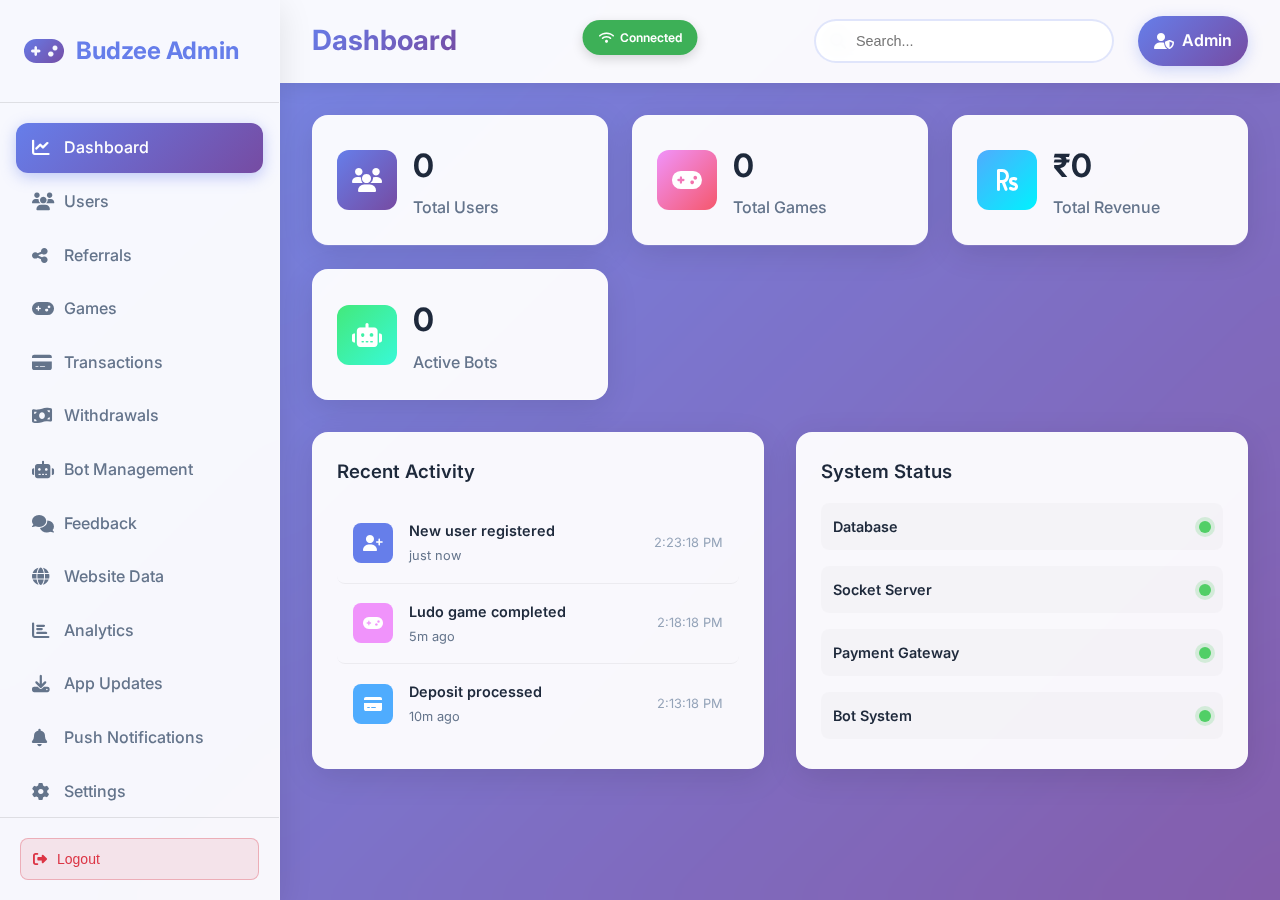
<file: index.html>
<!DOCTYPE html>
<html lang="en">
<head>
    <meta charset="UTF-8">
    <meta name="viewport" content="width=device-width, initial-scale=1.0">
    <title>Budzee Admin Panel</title>
    <link href="https://cdnjs.cloudflare.com/ajax/libs/font-awesome/6.4.0/css/all.min.css" rel="stylesheet">
    <link href="https://fonts.googleapis.com/css2?family=Inter:wght@300;400;500;600;700&display=swap" rel="stylesheet">
    <link rel="stylesheet" href="styles.css">
    <link rel="stylesheet" href="admin-panel-fixes.css">
    <link rel="stylesheet" href="mobile-responsive.css">
</head>
<body>
    <div class="admin-container">
        <!-- Sidebar -->
        <nav class="sidebar">
            <div class="sidebar-header">
                <div class="logo">
                    <i class="fas fa-gamepad"></i>
                    <span>Budzee Admin</span>
                </div>
            </div>
            
            <ul class="sidebar-menu">
                <li class="menu-item active" data-section="dashboard">
                    <i class="fas fa-chart-line"></i>
                    <span>Dashboard</span>
                </li>
                <li class="menu-item" data-section="users">
                    <i class="fas fa-users"></i>
                    <span>Users</span>
                </li>
                <li class="menu-item" data-section="referrals">
                    <i class="fas fa-share-alt"></i>
                    <span>Referrals</span>
                </li>
                <li class="menu-item" data-section="games">
                    <i class="fas fa-gamepad"></i>
                    <span>Games</span>
                </li>
                <li class="menu-item" data-section="transactions">
                    <i class="fas fa-credit-card"></i>
                    <span>Transactions</span>
                </li>
                <li class="menu-item" data-section="withdrawals">
                    <i class="fas fa-money-bill-wave"></i>
                    <span>Withdrawals</span>
                </li>
                <li class="menu-item" data-section="bots">
                    <i class="fas fa-robot"></i>
                    <span>Bot Management</span>
                </li>
                <li class="menu-item" data-section="feedback">
                    <i class="fas fa-comments"></i>
                    <span>Feedback</span>
                </li>
                <li class="menu-item" data-section="website">
                    <i class="fas fa-globe"></i>
                    <span>Website Data</span>
                </li>
                <li class="menu-item" data-section="analytics">
                    <i class="fas fa-chart-bar"></i>
                    <span>Analytics</span>
                </li>
                <li class="menu-item" data-section="updates">
                    <i class="fas fa-download"></i>
                    <span>App Updates</span>
                </li>
                <li class="menu-item" data-section="push-notifications">
                    <i class="fas fa-bell"></i>
                    <span>Push Notifications</span>
                </li>
                <li class="menu-item" data-section="settings">
                    <i class="fas fa-cog"></i>
                    <span>Settings</span>
                </li>
                <li class="menu-item" data-section="administration" style="display:none;">
                    <i class="fas fa-user-shield"></i>
                    <span>Administration</span>
                </li>
            </ul>
            
            <div class="sidebar-footer">
                <button onclick="adminPanel.logout()" class="logout-btn">
                    <i class="fas fa-sign-out-alt"></i>
                    <span>Logout</span>
                </button>
            </div>
        </nav>

        <!-- Main Content -->
        <main class="main-content">
            <!-- Header -->
            <header class="header">
                <div class="header-left">
                    <button class="sidebar-toggle">
                        <i class="fas fa-bars"></i>
                    </button>
                    <h1 class="page-title">Dashboard</h1>
                </div>
                <div class="header-right">
                    <div class="search-box">
                        <i class="fas fa-search"></i>
                        <input type="text" placeholder="Search...">
                    </div>
                    <div class="admin-profile">
                        <i class="fas fa-user-shield"></i>
                        <span>Admin</span>
                    </div>
                </div>
            </header>

            <!-- Content Sections -->
            <div class="content">
                <!-- Dashboard Section -->
                <section id="dashboard" class="content-section active">
                    <div class="stats-grid">
                        <div class="stat-card">
                            <div class="stat-icon users">
                                <i class="fas fa-users"></i>
                            </div>
                            <div class="stat-info">
                                <h3 id="total-users">0</h3>
                                <p>Total Users</p>
                            </div>
                        </div>
                        <div class="stat-card">
                            <div class="stat-icon games">
                                <i class="fas fa-gamepad"></i>
                            </div>
                            <div class="stat-info">
                                <h3 id="total-games">0</h3>
                                <p>Total Games</p>
                            </div>
                        </div>
                        <div class="stat-card">
                            <div class="stat-icon revenue">
                                <i class="fas fa-rupee-sign"></i>
                            </div>
                            <div class="stat-info">
                                <h3 id="total-revenue">₹0</h3>
                                <p>Total Revenue</p>
                            </div>
                        </div>
                        <div class="stat-card">
                            <div class="stat-icon bots">
                                <i class="fas fa-robot"></i>
                            </div>
                            <div class="stat-info">
                                <h3 id="active-bots">0</h3>
                                <p>Active Bots</p>
                            </div>
                        </div>
                    </div>

                    <div class="dashboard-charts">
                        <div class="chart-container">
                            <h3>Recent Activity</h3>
                            <div class="activity-list" id="recent-activity">
                                <!-- Activity items will be loaded here -->
                            </div>
                        </div>
                        <div class="chart-container">
                            <h3>System Status</h3>
                            <div class="system-status" id="system-status">
                                <!-- System status will be loaded here -->
                            </div>
                        </div>
                    </div>
                </section>

                <!-- Users Section -->
                <section id="users" class="content-section">
                    <div class="section-header">
                        <h2>User Management</h2>
                        <button class="btn btn-primary" onclick="adminPanel.showAddUserModal()">
                            <i class="fas fa-plus"></i> Add User
                        </button>
                    </div>
                    <div class="table-container">
                        <table class="data-table" id="users-table">
                            <thead>
                                <tr>
                                    <th>ID</th>
                                    <th>Name</th>
                                    <th>Phone</th>
                                    <th>Email</th>
                                    <th>Balance</th>
                                    <th>Games</th>
                                    <th>Winnings</th>
                                    <th>Referrals</th>
                                    <th>Status</th>
                                    <th>Actions</th>
                                </tr>
                            </thead>
                            <tbody>
                                <!-- Users will be loaded here -->
                            </tbody>
                        </table>
                    </div>
                </section>

                <!-- Referrals Section -->
                <section id="referrals" class="content-section">
                    <div class="section-header">
                        <h2>Referral Management</h2>
                        <div class="filter-controls">
                            <select id="referral-sort-filter">
                                <option value="referralCount">Most Referrals</option>
                                <option value="referralBonusEarned">Highest Bonus</option>
                                <option value="createdAt">Newest</option>
                            </select>
                        </div>
                    </div>
                    
                    <div class="stats-grid">
                        <div class="stat-card">
                            <div class="stat-icon users">
                                <i class="fas fa-share-alt"></i>
                            </div>
                            <div class="stat-info">
                                <h3 id="total-referrers">0</h3>
                                <p>Total Referrers</p>
                            </div>
                        </div>
                        <div class="stat-card">
                            <div class="stat-icon games">
                                <i class="fas fa-users"></i>
                            </div>
                            <div class="stat-info">
                                <h3 id="total-referred-users">0</h3>
                                <p>Total Referred Users</p>
                            </div>
                        </div>
                        <div class="stat-card">
                            <div class="stat-icon revenue">
                                <i class="fas fa-gift"></i>
                            </div>
                            <div class="stat-info">
                                <h3 id="total-referral-bonus">₹0</h3>
                                <p>Total Bonus Paid</p>
                            </div>
                        </div>
                        <div class="stat-card">
                            <div class="stat-icon bots">
                                <i class="fas fa-percentage"></i>
                            </div>
                            <div class="stat-info">
                                <h3 id="avg-referrals-per-user">0</h3>
                                <p>Avg Referrals/User</p>
                            </div>
                        </div>
                    </div>

                    <div class="table-container">
                        <table class="data-table" id="referrals-table">
                            <thead>
                                <tr>
                                    <th>Referrer</th>
                                    <th>Referral Code</th>
                                    <th>Total Referrals</th>
                                    <th>Bonus Earned</th>
                                    <th>Recent Referrals</th>
                                    <th>Joined</th>
                                    <th>Actions</th>
                                </tr>
                            </thead>
                            <tbody>
                                <!-- Referrals will be loaded here -->
                            </tbody>
                        </table>
                    </div>
                </section>

                <!-- Games Section -->
                <section id="games" class="content-section">
                    <div class="section-header">
                        <h2>Game Management</h2>
                        <div class="filter-controls">
                            <select id="game-status-filter">
                                <option value="">All Status</option>
                                <option value="WAITING">Waiting</option>
                                <option value="PLAYING">Playing</option>
                                <option value="FINISHED">Finished</option>
                                <option value="CANCELLED">Cancelled</option>
                            </select>
                        </div>
                    </div>
                    <div class="table-container">
                        <table class="data-table" id="games-table">
                            <thead>
                                <tr>
                                    <th>Game ID</th>
                                    <th>Type</th>
                                    <th>Players</th>
                                    <th>Entry Fee</th>
                                    <th>Prize Pool</th>
                                    <th>Status</th>
                                    <th>Created</th>
                                    <th>Actions</th>
                                </tr>
                            </thead>
                            <tbody>
                                <!-- Games will be loaded here -->
                            </tbody>
                        </table>
                    </div>
                </section>

                <!-- Transactions Section -->
                <section id="transactions" class="content-section">
                    <div class="section-header">
                        <h2>Transaction Management</h2>
                        <div class="filter-controls">
                            <select id="transaction-type-filter">
                                <option value="">All Types</option>
                                <option value="DEPOSIT">Deposit</option>
                                <option value="WITHDRAWAL">Withdrawal</option>
                                <option value="GAME_ENTRY">Game Entry</option>
                                <option value="GAME_WINNING">Game Winning</option>
                                <option value="REFUND">Refund</option>
                            </select>
                            <select id="transaction-status-filter">
                                <option value="">All Status</option>
                                <option value="PENDING">Pending</option>
                                <option value="COMPLETED">Completed</option>
                                <option value="FAILED">Failed</option>
                                <option value="CANCELLED">Cancelled</option>
                            </select>
                        </div>
                    </div>
                    <div class="table-container">
                        <table class="data-table" id="transactions-table">
                            <thead>
                                <tr>
                                    <th>ID</th>
                                    <th>User</th>
                                    <th>Type</th>
                                    <th>Amount</th>
                                    <th>Status</th>
                                    <th>Date</th>
                                    <th>Actions</th>
                                </tr>
                            </thead>
                            <tbody>
                                <!-- Transactions will be loaded here -->
                            </tbody>
                        </table>
                    </div>
                </section>

                <!-- Withdrawals Section -->
                <section id="withdrawals" class="content-section">
                    <div class="section-header">
                        <h2>Withdrawal Management</h2>
                        <div class="filter-controls">
                            <select id="withdrawal-status-filter">
                                <option value="">All Status</option>
                                <option value="PENDING">Pending</option>
                                <option value="APPROVED">Approved</option>
                                <option value="PROCESSING">Processing</option>
                                <option value="COMPLETED">Completed</option>
                                <option value="REJECTED">Rejected</option>
                            </select>
                        </div>
                    </div>
                    <div class="table-container">
                        <table class="data-table" id="withdrawals-table">
                            <thead>
                                <tr>
                                    <th>ID</th>
                                    <th>User</th>
                                    <th>Amount</th>
                                    <th>Method</th>
                                    <th>Status</th>
                                    <th>Date</th>
                                    <th>Actions</th>
                                </tr>
                            </thead>
                            <tbody>
                                <!-- Withdrawals will be loaded here -->
                            </tbody>
                        </table>
                    </div>
                </section>

                <!-- Bot Management Section -->
                <section id="bots" class="content-section">
                    <div class="section-header">
                        <h2>Bot Management</h2>
                        <button class="btn btn-primary" onclick="adminPanel.createBot()">
                            <i class="fas fa-plus"></i> Create Bot
                        </button>
                    </div>
                    <div class="bot-stats">
                        <div class="bot-stat-card">
                            <h4>Total Bots</h4>
                            <span id="bot-total">0</span>
                        </div>
                        <div class="bot-stat-card">
                            <h4>Active Bots</h4>
                            <span id="bot-active">0</span>
                        </div>
                        <div class="bot-stat-card">
                            <h4>Bots in Queue</h4>
                            <span id="bot-queue">0</span>
                        </div>
                        <div class="bot-stat-card">
                            <h4>Bots in Games</h4>
                            <span id="bot-games">0</span>
                        </div>
                    </div>
                    <div class="table-container">
                        <table class="data-table" id="bots-table">
                            <thead>
                                <tr>
                                    <th>Bot ID</th>
                                    <th>Name</th>
                                    <th>Games Played</th>
                                    <th>Win Rate</th>
                                    <th>Status</th>
                                    <th>Last Active</th>
                                    <th>Actions</th>
                                </tr>
                            </thead>
                            <tbody>
                                <!-- Bots will be loaded here -->
                            </tbody>
                        </table>
                    </div>
                </section>

                <!-- Feedback Section -->
                <section id="feedback" class="content-section">
                    <div class="section-header">
                        <h2>Feedback Management</h2>
                        <div class="filter-controls">
                            <select id="feedback-status-filter">
                                <option value="">All Status</option>
                                <option value="PENDING">Pending</option>
                                <option value="REVIEWED">Reviewed</option>
                                <option value="RESOLVED">Resolved</option>
                                <option value="CLOSED">Closed</option>
                            </select>
                        </div>
                    </div>
                    <div class="table-container">
                        <table class="data-table" id="feedback-table">
                            <thead>
                                <tr>
                                    <th>ID</th>
                                    <th>User</th>
                                    <th>Type</th>
                                    <th>Message</th>
                                    <th>Status</th>
                                    <th>Date</th>
                                    <th>Actions</th>
                                </tr>
                            </thead>
                            <tbody>
                                <!-- Feedback will be loaded here -->
                            </tbody>
                        </table>
                    </div>
                </section>

                <!-- Website Data Section -->
                <section id="website" class="content-section">
                    <div class="section-header">
                        <h2>Website Data Management</h2>
                        <div class="filter-controls">
                            <select id="website-data-filter">
                                <option value="">All Data</option>
                                <option value="contact">Contact Submissions</option>
                                <option value="feedback">Website Feedback</option>
                                <option value="newsletter">Newsletter Subscriptions</option>
                                <option value="downloads">Download Tracking</option>
                            </select>
                        </div>
                    </div>
                    
                    <div class="stats-grid">
                        <div class="stat-card">
                            <div class="stat-icon users">
                                <i class="fas fa-envelope"></i>
                            </div>
                            <div class="stat-info">
                                <h3 id="total-contacts">0</h3>
                                <p>Contact Submissions</p>
                            </div>
                        </div>
                        <div class="stat-card">
                            <div class="stat-icon games">
                                <i class="fas fa-star"></i>
                            </div>
                            <div class="stat-info">
                                <h3 id="total-website-feedback">0</h3>
                                <p>Website Feedback</p>
                            </div>
                        </div>
                        <div class="stat-card">
                            <div class="stat-icon revenue">
                                <i class="fas fa-newspaper"></i>
                            </div>
                            <div class="stat-info">
                                <h3 id="total-subscribers">0</h3>
                                <p>Newsletter Subscribers</p>
                            </div>
                        </div>
                        <div class="stat-card">
                            <div class="stat-icon bots">
                                <i class="fas fa-download"></i>
                            </div>
                            <div class="stat-info">
                                <h3 id="total-downloads">0</h3>
                                <p>App Downloads</p>
                            </div>
                        </div>
                    </div>

                    <div class="table-container">
                        <table class="data-table" id="website-data-table">
                            <thead id="website-table-header">
                                <!-- Headers will be dynamically updated based on selected data type -->
                            </thead>
                            <tbody>
                                <!-- Website data will be loaded here -->
                            </tbody>
                        </table>
                    </div>
                </section>

                <!-- Analytics Section -->
                <section id="analytics" class="content-section">
                    <div class="section-header">
                        <h2>Analytics & Reports</h2>
                        <div class="filter-controls">
                            <select id="analytics-period">
                                <option value="today">Today</option>
                                <option value="week">This Week</option>
                                <option value="month" selected>This Month</option>
                                <option value="quarter">This Quarter</option>
                                <option value="year">This Year</option>
                            </select>
                            <button class="btn btn-secondary" onclick="adminPanel.exportReport()">
                                <i class="fas fa-download"></i> Export Report
                            </button>
                        </div>
                    </div>

                    <div class="analytics-grid">
                        <div class="chart-container">
                            <h3>User Growth</h3>
                            <div class="chart-placeholder" id="user-growth-chart">
                                <div class="analytics-summary">
                                    <div class="metric">
                                        <span class="metric-value" id="new-users">0</span>
                                        <span class="metric-label">New Users</span>
                                    </div>
                                    <div class="metric">
                                        <span class="metric-value" id="active-users">0</span>
                                        <span class="metric-label">Active Users</span>
                                    </div>
                                    <div class="metric">
                                        <span class="metric-value" id="retention-rate">0%</span>
                                        <span class="metric-label">Retention Rate</span>
                                    </div>
                                </div>
                            </div>
                        </div>

                        <div class="chart-container">
                            <h3>Revenue Analytics</h3>
                            <div class="chart-placeholder" id="revenue-chart">
                                <div class="analytics-summary">
                                    <div class="metric">
                                        <span class="metric-value" id="total-deposits">₹0</span>
                                        <span class="metric-label">Total Deposits</span>
                                    </div>
                                    <div class="metric">
                                        <span class="metric-value" id="total-withdrawals">₹0</span>
                                        <span class="metric-label">Total Withdrawals</span>
                                    </div>
                                    <div class="metric">
                                        <span class="metric-value" id="net-revenue">₹0</span>
                                        <span class="metric-label">Net Revenue</span>
                                    </div>
                                </div>
                            </div>
                        </div>

                        <div class="chart-container">
                            <h3>Game Analytics</h3>
                            <div class="chart-placeholder" id="game-analytics">
                                <div class="analytics-summary">
                                    <div class="metric">
                                        <span class="metric-value" id="games-played">0</span>
                                        <span class="metric-label">Games Played</span>
                                    </div>
                                    <div class="metric">
                                        <span class="metric-value" id="avg-game-duration">0m</span>
                                        <span class="metric-label">Avg Duration</span>
                                    </div>
                                    <div class="metric">
                                        <span class="metric-value" id="popular-game-type">N/A</span>
                                        <span class="metric-label">Popular Game</span>
                                    </div>
                                </div>
                            </div>
                        </div>

                        <div class="chart-container">
                            <h3>Bot Performance</h3>
                            <div class="chart-placeholder" id="bot-performance">
                                <div class="analytics-summary">
                                    <div class="metric">
                                        <span class="metric-value" id="bot-games-played">0</span>
                                        <span class="metric-label">Bot Games</span>
                                    </div>
                                    <div class="metric">
                                        <span class="metric-value" id="bot-win-rate">0%</span>
                                        <span class="metric-label">Bot Win Rate</span>
                                    </div>
                                    <div class="metric">
                                        <span class="metric-value" id="bot-efficiency">0%</span>
                                        <span class="metric-label">Bot Efficiency</span>
                                    </div>
                                </div>
                            </div>
                        </div>
                    </div>

                    <div class="table-container">
                        <h3>Top Performing Users</h3>
                        <table class="data-table" id="top-users-table">
                            <thead>
                                <tr>
                                    <th>Rank</th>
                                    <th>User</th>
                                    <th>Games Played</th>
                                    <th>Win Rate</th>
                                    <th>Total Winnings</th>
                                    <th>Deposits</th>
                                </tr>
                            </thead>
                            <tbody>
                                <!-- Top users will be loaded here -->
                            </tbody>
                        </table>
                    </div>
                </section>

                <!-- App Updates Section -->
                <section id="updates" class="content-section">
                    <div class="section-header">
                        <h2>App Update Management</h2>
                        <button class="btn btn-primary" onclick="adminPanel.showPublishUpdateModal()">
                            <i class="fas fa-upload"></i> Publish Update
                        </button>
                    </div>
                    
                    <div class="stats-grid">
                        <div class="stat-card">
                            <div class="stat-icon users">
                                <i class="fas fa-mobile-alt"></i>
                            </div>
                            <div class="stat-info">
                                <h3 id="current-version">1.0.0</h3>
                                <p>Current Version</p>
                            </div>
                        </div>
                        <div class="stat-card">
                            <div class="stat-icon games">
                                <i class="fas fa-calendar"></i>
                            </div>
                            <div class="stat-info">
                                <h3 id="last-update">Never</h3>
                                <p>Last Update</p>
                            </div>
                        </div>
                        <div class="stat-card">
                            <div class="stat-icon revenue">
                                <i class="fas fa-download"></i>
                            </div>
                            <div class="stat-info">
                                <h3 id="update-type">N/A</h3>
                                <p>Update Type</p>
                            </div>
                        </div>
                        <div class="stat-card">
                            <div class="stat-icon bots">
                                <i class="fas fa-file"></i>
                            </div>
                            <div class="stat-info">
                                <h3 id="apk-size">0 MB</h3>
                                <p>APK Size</p>
                            </div>
                        </div>
                    </div>

                    <div class="table-container">
                        <h3>Update History</h3>
                        <table class="data-table" id="updates-table">
                            <thead>
                                <tr>
                                    <th>Version</th>
                                    <th>Type</th>
                                    <th>Size</th>
                                    <th>Published</th>
                                    <th>Status</th>
                                    <th>Actions</th>
                                </tr>
                            </thead>
                            <tbody>
                                <!-- Update history will be loaded here -->
                            </tbody>
                        </table>
                    </div>
                </section>

                <!-- Push Notifications Section -->
                <section id="push-notifications" class="content-section">
                    <div class="section-header">
                        <h2>Push Notifications</h2>
                        <button class="btn btn-primary" onclick="adminPanel.showSendNotificationModal()">
                            <i class="fas fa-paper-plane"></i> Send Notification
                        </button>
                    </div>
                    
                    <div class="stats-grid">
                        <div class="stat-card">
                            <div class="stat-icon users">
                                <i class="fas fa-bell"></i>
                            </div>
                            <div class="stat-info">
                                <h3 id="total-notifications">0</h3>
                                <p>Total Notifications</p>
                            </div>
                        </div>
                        <div class="stat-card">
                            <div class="stat-icon games">
                                <i class="fas fa-check-circle"></i>
                            </div>
                            <div class="stat-info">
                                <h3 id="sent-notifications">0</h3>
                                <p>Sent Successfully</p>
                            </div>
                        </div>
                        <div class="stat-card">
                            <div class="stat-icon revenue">
                                <i class="fas fa-mobile-alt"></i>
                            </div>
                            <div class="stat-info">
                                <h3 id="active-devices">0</h3>
                                <p>Active Devices</p>
                            </div>
                        </div>
                        <div class="stat-card">
                            <div class="stat-icon bots">
                                <i class="fas fa-clock"></i>
                            </div>
                            <div class="stat-info">
                                <h3 id="pending-notifications">0</h3>
                                <p>Pending</p>
                            </div>
                        </div>
                    </div>

                    <div class="notification-controls">
                        <div class="filter-controls">
                            <select id="notification-type-filter">
                                <option value="">All Types</option>
                                <option value="GENERAL">General</option>
                                <option value="GAME_INVITE">Game Invite</option>
                                <option value="GAME_RESULT">Game Result</option>
                                <option value="WALLET_UPDATE">Wallet Update</option>
                                <option value="PROMOTIONAL">Promotional</option>
                                <option value="SYSTEM_UPDATE">System Update</option>
                                <option value="MAINTENANCE">Maintenance</option>
                            </select>
                            <select id="notification-status-filter">
                                <option value="">All Status</option>
                                <option value="PENDING">Pending</option>
                                <option value="SENDING">Sending</option>
                                <option value="SENT">Sent</option>
                                <option value="FAILED">Failed</option>
                                <option value="CANCELLED">Cancelled</option>
                            </select>
                            <button class="btn btn-secondary" onclick="adminPanel.refreshNotifications()">
                                <i class="fas fa-sync"></i> Refresh
                            </button>
                        </div>
                    </div>

                    <div class="table-container">
                        <table class="data-table" id="notifications-table">
                            <thead>
                                <tr>
                                    <th>ID</th>
                                    <th>Title</th>
                                    <th>Type</th>
                                    <th>Target</th>
                                    <th>Status</th>
                                    <th>Success/Total</th>
                                    <th>Sent At</th>
                                    <th>Actions</th>
                                </tr>
                            </thead>
                            <tbody>
                                <!-- Notifications will be loaded here -->
                            </tbody>
                        </table>
                    </div>
                </section>

                <!-- Administration Section (Superadmin only) -->
                <section id="administration" class="content-section" style="display:none;">
                    <div class="section-header">
                        <h2>Admin Management</h2>
                        <button class="btn btn-primary" id="add-admin-btn">
                            <i class="fas fa-plus"></i> Add Admin
                        </button>
                    </div>
                    <div class="table-container">
                        <table class="data-table" id="admins-table">
                            <thead>
                                <tr>
                                    <th>ID</th>
                                    <th>Username</th>
                                    <th>Email</th>
                                    <th>Role</th>
                                    <th>Created</th>
                                    <th>Updated</th>
                                    <th>Actions</th>
                                </tr>
                            </thead>
                        </table>
                    </div>
                </section>
                <!-- Settings Section -->
                <section id="settings" class="content-section">
                    <div class="section-header">
                        <h2>System Settings</h2>
                    </div>
                    <div class="settings-grid">
                        <div class="settings-card">
                            <h3>Game Settings</h3>
                            <div class="setting-item">
                                <label>Minimum Entry Fee</label>
                                <input type="number" id="min-entry-fee" value="5">
                            </div>
                            <div class="setting-item">
                                <label>Maximum Entry Fee</label>
                                <input type="number" id="max-entry-fee" value="1000">
                            </div>
                            <button class="btn btn-primary">Save Game Settings</button>
                        </div>
                        <div class="settings-card">
                            <h3>Bot Settings</h3>
                            <div class="setting-item">
                                <label>Minimum Bots</label>
                                <input type="number" id="min-bots" value="10">
                            </div>
                            <div class="setting-item">
                                <label>Bot Win Rate Target</label>
                                <input type="number" id="bot-win-rate" value="50" min="0" max="100">
                            </div>
                            <button class="btn btn-primary">Save Bot Settings</button>
                        </div>
                        <div class="settings-card">
                            <h3>System Maintenance</h3>
                            <div class="setting-item">
                                <label>Maintenance Mode</label>
                                <select id="maintenance-mode">
                                    <option value="false">Disabled</option>
                                    <option value="true">Enabled</option>
                                </select>
                            </div>
                            <div class="setting-item">
                                <label>Maintenance Message</label>
                                <textarea id="maintenance-message" placeholder="System is under maintenance..."></textarea>
                            </div>
                            <button class="btn btn-warning">Update Maintenance</button>
                        </div>
                        <div class="settings-card">
                            <h3>Database Operations</h3>
                            <div class="setting-item">
                                <button class="btn btn-info" onclick="adminPanel.backupDatabase()">
                                    <i class="fas fa-database"></i> Backup Database
                                </button>
                            </div>
                            <div class="setting-item">
                                <button class="btn btn-warning" onclick="adminPanel.clearLogs()">
                                    <i class="fas fa-trash"></i> Clear Logs
                                </button>
                            </div>
                            <div class="setting-item">
                                <button class="btn btn-danger" onclick="adminPanel.resetSystem()">
                                    <i class="fas fa-exclamation-triangle"></i> Reset System
                                </button>
                            </div>
                        </div>
                    </div>
                </section>
            </div>
        </main>
    </div>

    <!-- Modals -->
    <div id="modal-overlay" class="modal-overlay">
        <div class="modal">
            <div class="modal-header">
                <h3 id="modal-title">Modal Title</h3>
                <button class="modal-close">&times;</button>
            </div>
            <div class="modal-body" id="modal-body">
                <!-- Modal content will be inserted here -->
            </div>
        </div>
    </div>

    <!-- Mobile Overlay -->
    <div id="mobile-overlay" class="mobile-overlay"></div>
    
    <!-- Connection Status Indicator -->
    <div id="connection-status" class="connection-status">
        <i class="fas fa-wifi"></i>
        <span>Connected</span>
    </div>

    <!-- Loading Spinner -->
    <div id="loading" class="loading-overlay">
        <div class="spinner"></div>
    </div>

    <!-- Load environment configuration -->
    <script src="env-config.js"></script>
    <!-- Load the fixed admin panel -->
    <script src="admin-panel-fixed.js"></script>
    <!-- Load fraud detection integration -->
    <script src="fraud-integration.js"></script>
</body>
</html>
</file>
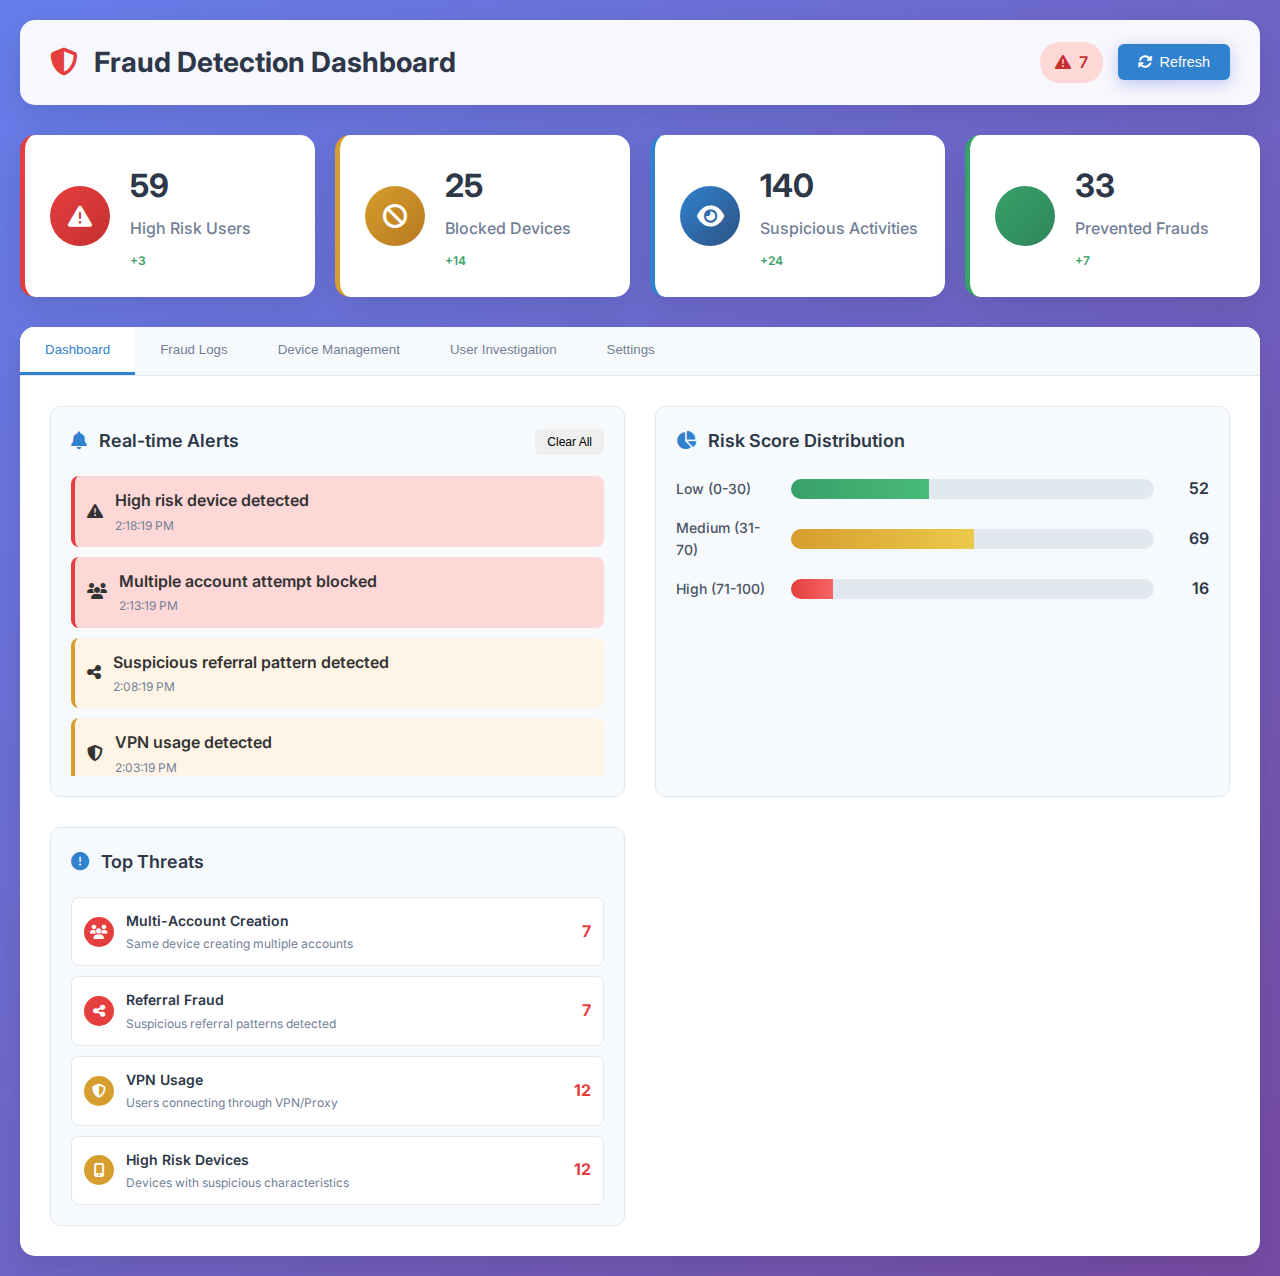
<file: fraud-detection.html>
<!DOCTYPE html>
<html lang="en">
<head>
    <meta charset="UTF-8">
    <meta name="viewport" content="width=device-width, initial-scale=1.0">
    <title>Fraud Detection Dashboard - Budzee Admin</title>
    <link href="https://cdnjs.cloudflare.com/ajax/libs/font-awesome/6.4.0/css/all.min.css" rel="stylesheet">
    <link href="https://fonts.googleapis.com/css2?family=Inter:wght@300;400;500;600;700&display=swap" rel="stylesheet">
    <link rel="stylesheet" href="styles.css">
    <link rel="stylesheet" href="fraud-detection.css">
</head>
<body>
    <div class="fraud-container">
        <!-- Header -->
        <header class="fraud-header">
            <div class="header-left">
                <h1><i class="fas fa-shield-alt"></i> Fraud Detection Dashboard</h1>
            </div>
            <div class="header-right">
                <div class="alert-indicator" id="alert-indicator">
                    <i class="fas fa-exclamation-triangle"></i>
                    <span id="alert-count">0</span>
                </div>
                <button class="btn btn-primary" onclick="fraudDashboard.refreshAll()">
                    <i class="fas fa-sync"></i> Refresh
                </button>
            </div>
        </header>

        <!-- Stats Grid -->
        <div class="fraud-stats-grid">
            <div class="fraud-stat-card high-risk">
                <div class="stat-icon">
                    <i class="fas fa-exclamation-triangle"></i>
                </div>
                <div class="stat-info">
                    <h3 id="high-risk-users">0</h3>
                    <p>High Risk Users</p>
                    <span class="stat-change" id="high-risk-change">+0</span>
                </div>
            </div>
            <div class="fraud-stat-card blocked">
                <div class="stat-icon">
                    <i class="fas fa-ban"></i>
                </div>
                <div class="stat-info">
                    <h3 id="blocked-devices">0</h3>
                    <p>Blocked Devices</p>
                    <span class="stat-change" id="blocked-change">+0</span>
                </div>
            </div>
            <div class="fraud-stat-card suspicious">
                <div class="stat-icon">
                    <i class="fas fa-eye"></i>
                </div>
                <div class="stat-info">
                    <h3 id="suspicious-activities">0</h3>
                    <p>Suspicious Activities</p>
                    <span class="stat-change" id="suspicious-change">+0</span>
                </div>
            </div>
            <div class="fraud-stat-card prevented">
                <div class="stat-icon">
                    <i class="fas fa-shield-check"></i>
                </div>
                <div class="stat-info">
                    <h3 id="prevented-frauds">0</h3>
                    <p>Prevented Frauds</p>
                    <span class="stat-change" id="prevented-change">+0</span>
                </div>
            </div>
        </div>

        <!-- Main Content -->
        <div class="fraud-content">
            <!-- Tabs -->
            <div class="fraud-tabs">
                <button class="tab-btn active" data-tab="dashboard">Dashboard</button>
                <button class="tab-btn" data-tab="logs">Fraud Logs</button>
                <button class="tab-btn" data-tab="devices">Device Management</button>
                <button class="tab-btn" data-tab="users">User Investigation</button>
                <button class="tab-btn" data-tab="settings">Settings</button>
            </div>

            <!-- Dashboard Tab -->
            <div class="tab-content active" id="dashboard-tab">
                <div class="dashboard-grid">
                    <!-- Real-time Alerts -->
                    <div class="fraud-card">
                        <div class="card-header">
                            <h3><i class="fas fa-bell"></i> Real-time Alerts</h3>
                            <button class="btn btn-small" onclick="fraudDashboard.clearAlerts()">Clear All</button>
                        </div>
                        <div class="alerts-container" id="alerts-container">
                            <!-- Alerts will be populated here -->
                        </div>
                    </div>

                    <!-- Risk Score Distribution -->
                    <div class="fraud-card">
                        <div class="card-header">
                            <h3><i class="fas fa-chart-pie"></i> Risk Score Distribution</h3>
                        </div>
                        <div class="risk-distribution" id="risk-distribution">
                            <div class="risk-bar">
                                <div class="risk-label">Low (0-30)</div>
                                <div class="risk-progress low">
                                    <div class="risk-fill" style="width: 0%" id="low-risk-bar"></div>
                                </div>
                                <div class="risk-count" id="low-risk-count">0</div>
                            </div>
                            <div class="risk-bar">
                                <div class="risk-label">Medium (31-70)</div>
                                <div class="risk-progress medium">
                                    <div class="risk-fill" style="width: 0%" id="medium-risk-bar"></div>
                                </div>
                                <div class="risk-count" id="medium-risk-count">0</div>
                            </div>
                            <div class="risk-bar">
                                <div class="risk-label">High (71-100)</div>
                                <div class="risk-progress high">
                                    <div class="risk-fill" style="width: 0%" id="high-risk-bar"></div>
                                </div>
                                <div class="risk-count" id="high-risk-count">0</div>
                            </div>
                        </div>
                    </div>

                    <!-- Top Threats -->
                    <div class="fraud-card">
                        <div class="card-header">
                            <h3><i class="fas fa-exclamation-circle"></i> Top Threats</h3>
                        </div>
                        <div class="threats-list" id="threats-list">
                            <!-- Threats will be populated here -->
                        </div>
                    </div>
                </div>
            </div>

            <!-- Fraud Logs Tab -->
            <div class="tab-content" id="logs-tab">
                <div class="logs-controls">
                    <div class="filters">
                        <select id="log-type-filter">
                            <option value="">All Types</option>
                            <option value="SIGNUP_SUCCESS">Signup Success</option>
                            <option value="LOGIN_SUCCESS">Login Success</option>
                            <option value="HIGH_RISK_DEVICE">High Risk Device</option>
                            <option value="MULTI_ACCOUNT_ATTEMPT">Multi Account</option>
                            <option value="REFERRAL_FRAUD">Referral Fraud</option>
                            <option value="BLOCKED_DEVICE_SIGNUP">Blocked Device</option>
                            <option value="BLOCKED_IP_SIGNUP">Blocked IP</option>
                        </select>
                        <select id="log-status-filter">
                            <option value="">All Status</option>
                            <option value="FLAGGED">Flagged</option>
                            <option value="BLOCKED">Blocked</option>
                            <option value="INVESTIGATED">Investigated</option>
                        </select>
                        <input type="date" id="log-date-filter" placeholder="Filter by date">
                        <button class="btn btn-primary" onclick="fraudDashboard.loadFraudLogs()">
                            <i class="fas fa-search"></i> Filter
                        </button>
                    </div>
                </div>
                <div class="logs-table-container">
                    <table class="fraud-table" id="fraud-logs-table">
                        <thead>
                            <tr>
                                <th>Timestamp</th>
                                <th>Type</th>
                                <th>Risk Score</th>
                                <th>IP Address</th>
                                <th>Device ID</th>
                                <th>User</th>
                                <th>Status</th>
                                <th>Actions</th>
                            </tr>
                        </thead>
                        <tbody>
                            <!-- Logs will be populated here -->
                        </tbody>
                    </table>
                </div>
            </div>

            <!-- Device Management Tab -->
            <div class="tab-content" id="devices-tab">
                <div class="devices-controls">
                    <div class="controls-left">
                        <button class="btn btn-danger" onclick="fraudDashboard.showBlockDeviceModal()">
                            <i class="fas fa-ban"></i> Block Device
                        </button>
                        <button class="btn btn-warning" onclick="fraudDashboard.showBlockIPModal()">
                            <i class="fas fa-globe"></i> Block IP
                        </button>
                    </div>
                    <div class="controls-right">
                        <input type="text" id="device-search" placeholder="Search device or IP...">
                        <button class="btn btn-primary" onclick="fraudDashboard.searchDevices()">
                            <i class="fas fa-search"></i>
                        </button>
                    </div>
                </div>
                <div class="devices-grid">
                    <div class="device-card">
                        <h4>Blocked Devices</h4>
                        <div class="device-list" id="blocked-devices-list">
                            <!-- Blocked devices will be populated here -->
                        </div>
                    </div>
                    <div class="device-card">
                        <h4>Blocked IPs</h4>
                        <div class="device-list" id="blocked-ips-list">
                            <!-- Blocked IPs will be populated here -->
                        </div>
                    </div>
                    <div class="device-card">
                        <h4>Suspicious Devices</h4>
                        <div class="device-list" id="suspicious-devices-list">
                            <!-- Suspicious devices will be populated here -->
                        </div>
                    </div>
                </div>
            </div>

            <!-- User Investigation Tab -->
            <div class="tab-content" id="users-tab">
                <div class="investigation-controls">
                    <div class="search-user">
                        <input type="text" id="user-search" placeholder="Enter User ID or Phone Number">
                        <button class="btn btn-primary" onclick="fraudDashboard.investigateUser()">
                            <i class="fas fa-search"></i> Investigate
                        </button>
                    </div>
                </div>
                <div class="investigation-results" id="investigation-results">
                    <!-- Investigation results will be populated here -->
                </div>
            </div>

            <!-- Settings Tab -->
            <div class="tab-content" id="settings-tab">
                <div class="settings-grid">
                    <div class="settings-card">
                        <h3>Risk Thresholds</h3>
                        <div class="setting-item">
                            <label>Low Risk Threshold (0-30)</label>
                            <input type="range" id="low-threshold" min="0" max="30" value="30">
                            <span id="low-threshold-value">30</span>
                        </div>
                        <div class="setting-item">
                            <label>Medium Risk Threshold (31-70)</label>
                            <input type="range" id="medium-threshold" min="31" max="70" value="70">
                            <span id="medium-threshold-value">70</span>
                        </div>
                        <div class="setting-item">
                            <label>High Risk Threshold (71-100)</label>
                            <input type="range" id="high-threshold" min="71" max="100" value="100">
                            <span id="high-threshold-value">100</span>
                        </div>
                        <button class="btn btn-primary" onclick="fraudDashboard.saveThresholds()">Save Thresholds</button>
                    </div>
                    <div class="settings-card">
                        <h3>Auto Actions</h3>
                        <div class="setting-item">
                            <label>
                                <input type="checkbox" id="auto-block-high-risk"> Auto-block high risk devices
                            </label>
                        </div>
                        <div class="setting-item">
                            <label>
                                <input type="checkbox" id="auto-flag-medium-risk"> Auto-flag medium risk activities
                            </label>
                        </div>
                        <div class="setting-item">
                            <label>
                                <input type="checkbox" id="send-alerts"> Send real-time alerts
                            </label>
                        </div>
                        <button class="btn btn-primary" onclick="fraudDashboard.saveAutoActions()">Save Settings</button>
                    </div>
                </div>
            </div>
        </div>
    </div>

    <!-- Modals -->
    <div id="fraud-modal" class="modal-overlay">
        <div class="modal">
            <div class="modal-header">
                <h3 id="fraud-modal-title">Modal Title</h3>
                <button class="modal-close" onclick="fraudDashboard.closeModal()">&times;</button>
            </div>
            <div class="modal-body" id="fraud-modal-body">
                <!-- Modal content will be inserted here -->
            </div>
        </div>
    </div>

    <!-- Scripts -->
    <script src="env-config.js"></script>
    <script src="fraud-detection.js"></script>
</body>
</html>
</file>
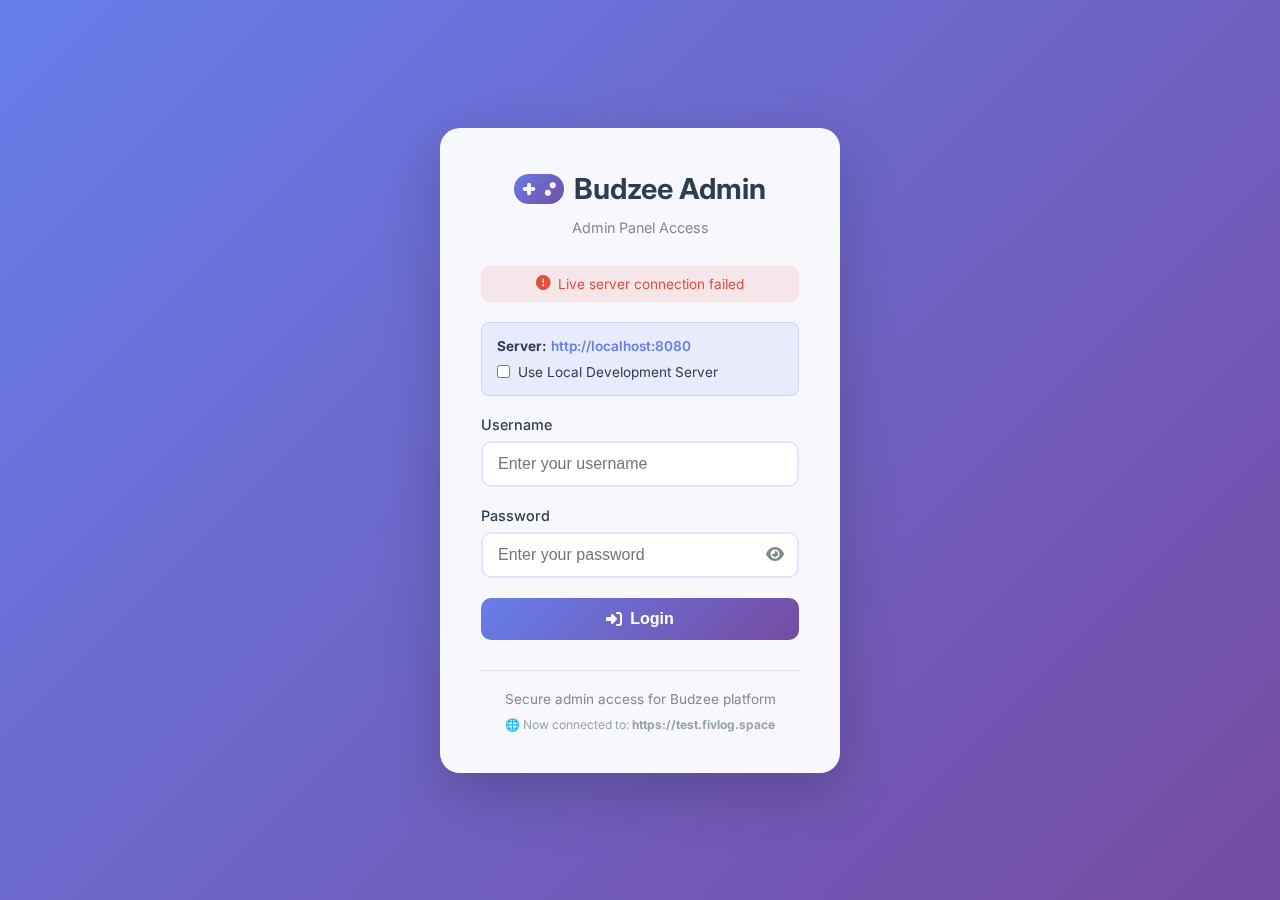
<file: login-updated.html>
<!DOCTYPE html>
<html lang="en">
<head>
    <meta charset="UTF-8">
    <meta name="viewport" content="width=device-width, initial-scale=1.0">
    <title>Budzee Admin Login</title>
    <link href="https://cdnjs.cloudflare.com/ajax/libs/font-awesome/6.4.0/css/all.min.css" rel="stylesheet">
    <link href="https://fonts.googleapis.com/css2?family=Inter:wght@300;400;500;600;700&display=swap" rel="stylesheet">
    <style>
        * {
            margin: 0;
            padding: 0;
            box-sizing: border-box;
        }

        body {
            font-family: 'Inter', -apple-system, BlinkMacSystemFont, 'Segoe UI', Roboto, sans-serif;
            background: linear-gradient(135deg, #667eea 0%, #764ba2 100%);
            min-height: 100vh;
            display: flex;
            align-items: center;
            justify-content: center;
            padding: 20px;
        }

        .login-container {
            background: rgba(255, 255, 255, 0.95);
            backdrop-filter: blur(20px);
            border-radius: 20px;
            padding: 40px;
            box-shadow: 0 20px 60px rgba(0, 0, 0, 0.2);
            border: 1px solid rgba(255, 255, 255, 0.3);
            width: 100%;
            max-width: 400px;
            animation: slideIn 0.6s ease;
        }

        @keyframes slideIn {
            from {
                opacity: 0;
                transform: translateY(-30px);
            }
            to {
                opacity: 1;
                transform: translateY(0);
            }
        }

        .login-header {
            text-align: center;
            margin-bottom: 30px;
        }

        .logo {
            display: flex;
            align-items: center;
            justify-content: center;
            gap: 10px;
            margin-bottom: 10px;
        }

        .logo i {
            font-size: 2.5rem;
            background: linear-gradient(135deg, #667eea, #764ba2);
            -webkit-background-clip: text;
            -webkit-text-fill-color: transparent;
        }

        .logo span {
            font-size: 1.8rem;
            font-weight: 700;
            color: #2c3e50;
        }

        .login-subtitle {
            color: #7f8c8d;
            font-size: 0.9rem;
            margin-top: 5px;
        }

        .connection-status {
            display: flex;
            align-items: center;
            justify-content: center;
            gap: 8px;
            margin-bottom: 20px;
            padding: 10px;
            border-radius: 8px;
            font-size: 0.85rem;
        }

        .connection-status.connected {
            background: rgba(39, 174, 96, 0.1);
            color: #27ae60;
        }

        .connection-status.disconnected {
            background: rgba(231, 76, 60, 0.1);
            color: #e74c3c;
        }

        .connection-status i {
            font-size: 0.9rem;
        }

        .server-info {
            margin-bottom: 20px;
            padding: 15px;
            background: rgba(102, 126, 234, 0.1);
            border-radius: 8px;
            border: 1px solid rgba(102, 126, 234, 0.2);
        }

        .server-url {
            margin-bottom: 10px;
            font-size: 0.85rem;
            color: #2c3e50;
        }

        .server-url span {
            color: #667eea;
            font-weight: 600;
            word-break: break-all;
        }

        .server-toggle {
            display: flex;
            align-items: center;
            gap: 8px;
        }

        .server-toggle label {
            display: flex;
            align-items: center;
            gap: 8px;
            font-size: 0.85rem;
            color: #2c3e50;
            cursor: pointer;
        }

        .server-toggle input[type="checkbox"] {
            width: auto;
            margin: 0;
        }

        .form-group {
            margin-bottom: 20px;
            position: relative;
        }

        .form-group label {
            display: block;
            margin-bottom: 8px;
            color: #2c3e50;
            font-weight: 500;
            font-size: 0.9rem;
        }

        .form-group input {
            width: 100%;
            padding: 12px 15px;
            border: 2px solid rgba(102, 126, 234, 0.2);
            border-radius: 10px;
            font-size: 1rem;
            transition: all 0.3s ease;
            background: rgba(255, 255, 255, 0.8);
            backdrop-filter: blur(10px);
        }

        .form-group input:focus {
            outline: none;
            border-color: #667eea;
            box-shadow: 0 0 0 3px rgba(102, 126, 234, 0.1);
            transform: translateY(-1px);
        }

        .password-container {
            position: relative;
        }

        .toggle-password {
            position: absolute;
            right: 15px;
            top: 50%;
            transform: translateY(-50%);
            background: none;
            border: none;
            color: #7f8c8d;
            cursor: pointer;
            font-size: 1rem;
            transition: color 0.3s ease;
        }

        .toggle-password:hover {
            color: #667eea;
        }

        .login-btn {
            width: 100%;
            padding: 12px;
            background: linear-gradient(135deg, #667eea, #764ba2);
            color: white;
            border: none;
            border-radius: 10px;
            font-size: 1rem;
            font-weight: 600;
            cursor: pointer;
            transition: all 0.3s ease;
            display: flex;
            align-items: center;
            justify-content: center;
            gap: 8px;
            margin-top: 10px;
        }

        .login-btn:hover {
            transform: translateY(-2px);
            box-shadow: 0 8px 25px rgba(102, 126, 234, 0.4);
        }

        .login-btn:disabled {
            opacity: 0.7;
            cursor: not-allowed;
            transform: none;
        }

        .login-spinner {
            width: 16px;
            height: 16px;
            border: 2px solid rgba(255, 255, 255, 0.3);
            border-top: 2px solid white;
            border-radius: 50%;
            animation: spin 1s linear infinite;
        }

        @keyframes spin {
            0% { transform: rotate(0deg); }
            100% { transform: rotate(360deg); }
        }

        .login-footer {
            text-align: center;
            margin-top: 30px;
            padding-top: 20px;
            border-top: 1px solid rgba(0, 0, 0, 0.1);
        }

        .login-footer p {
            color: #7f8c8d;
            font-size: 0.85rem;
        }

        /* Notification styles */
        .notification {
            position: fixed;
            top: 20px;
            right: 20px;
            padding: 15px 20px;
            border-radius: 8px;
            color: white;
            font-weight: 500;
            z-index: 10000;
            min-width: 300px;
            box-shadow: 0 8px 32px rgba(0, 0, 0, 0.2);
            display: flex;
            align-items: center;
            gap: 10px;
            animation: slideInRight 0.3s ease;
        }

        @keyframes slideInRight {
            from {
                transform: translateX(100%);
                opacity: 0;
            }
            to {
                transform: translateX(0);
                opacity: 1;
            }
        }

        .notification-success {
            background: rgba(39, 174, 96, 0.95);
            backdrop-filter: blur(10px);
        }

        .notification-error {
            background: rgba(231, 76, 60, 0.95);
            backdrop-filter: blur(10px);
        }

        .notification-close {
            background: none;
            border: none;
            color: white;
            font-size: 18px;
            cursor: pointer;
            margin-left: auto;
            opacity: 0.8;
            transition: opacity 0.3s ease;
        }

        .notification-close:hover {
            opacity: 1;
        }

        /* Responsive design */
        @media (max-width: 480px) {
            .login-container {
                padding: 30px 20px;
                margin: 10px;
            }

            .logo span {
                font-size: 1.5rem;
            }

            .notification {
                right: 10px;
                left: 10px;
                min-width: auto;
            }
        }
    </style>
</head>
<body>
    <div class="login-container">
        <div class="login-header">
            <div class="logo">
                <i class="fas fa-gamepad"></i>
                <span>Budzee Admin</span>
            </div>
            <p class="login-subtitle">Admin Panel Access</p>
        </div>

        <div id="connection-status" class="connection-status disconnected">
            <i class="fas fa-circle"></i>
            <span>Checking server connection...</span>
        </div>

        <div class="server-info">
            <div class="server-url">
                <strong>Server:</strong> <span id="current-server-url">Loading...</span>
            </div>
            <div class="server-toggle">
                <label>
                    <input type="checkbox" id="use-local-server"> Use Local Development Server
                </label>
            </div>
        </div>

        <form id="login-form">
            <div class="form-group">
                <label for="username">Username</label>
                <input type="text" id="username" name="username" required autocomplete="username" placeholder="Enter your username">
            </div>

            <div class="form-group">
                <label for="password">Password</label>
                <div class="password-container">
                    <input type="password" id="password" name="password" required autocomplete="current-password" placeholder="Enter your password">
                    <button type="button" class="toggle-password">
                        <i class="fas fa-eye"></i>
                    </button>
                </div>
            </div>

            <button type="submit" class="login-btn">
                <i class="fas fa-sign-in-alt"></i>
                Login
            </button>
        </form>

        <div class="login-footer">
            <p>Secure admin access for Budzee platform</p>
            <p style="margin-top: 10px; font-size: 0.75rem; color: #95a5a6;">
                🌐 Now connected to: <strong>https://test.fivlog.space</strong>
            </p>
        </div>
    </div>

    <!-- Load environment configuration first -->
    <script src="env-config.js"></script>
    <!-- Then load login script -->
    <script src="login.js"></script>
    
    <script>
        // Check server connection on page load
        async function checkServerConnection() {
            const statusElement = document.getElementById('connection-status');
            const statusIcon = statusElement.querySelector('i');
            const statusText = statusElement.querySelector('span');
            
            try {
                console.log('🌐 Checking server connection to:', ENV_CONFIG.getServerUrl());
                
                const response = await fetch(`${ENV_CONFIG.getServerUrl()}/health`, {
                    method: 'GET',
                    timeout: 10000
                });
                
                if (response.ok) {
                    statusElement.className = 'connection-status connected';
                    statusIcon.className = 'fas fa-check-circle';
                    statusText.textContent = 'Live server connected';
                    console.log('✅ Live server connection successful');
                } else {
                    throw new Error('Server responded with error');
                }
            } catch (error) {
                console.error('❌ Live server connection failed:', error);
                statusElement.className = 'connection-status disconnected';
                statusIcon.className = 'fas fa-exclamation-circle';
                statusText.textContent = 'Live server connection failed';
            }
        }
        
        // Update server URL display
        function updateServerDisplay() {
            const serverUrlElement = document.getElementById('current-server-url');
            const useLocalCheckbox = document.getElementById('use-local-server');
            
            if (serverUrlElement) {
                serverUrlElement.textContent = ENV_CONFIG.getServerUrl();
            }
            
            if (useLocalCheckbox) {
                const useLocal = localStorage.getItem('useLocalDevelopment') === 'true';
                useLocalCheckbox.checked = useLocal;
            }
        }
        
        // Handle server toggle
        function handleServerToggle() {
            const useLocalCheckbox = document.getElementById('use-local-server');
            
            if (useLocalCheckbox) {
                useLocalCheckbox.addEventListener('change', (e) => {
                    const useLocal = e.target.checked;
                    localStorage.setItem('useLocalDevelopment', useLocal.toString());
                    
                    // Show notification
                    const notification = document.createElement('div');
                    notification.className = 'notification notification-success';
                    notification.innerHTML = `
                        <i class="fas fa-info-circle"></i>
                        <span>Server configuration updated. Reloading...</span>
                    `;
                    document.body.appendChild(notification);
                    
                    // Reload the page after a short delay
                    setTimeout(() => {
                        window.location.reload();
                    }, 1500);
                });
            }
        }
        
        // Check connection when page loads
        document.addEventListener('DOMContentLoaded', () => {
            console.log('🚀 Initializing admin login with live server URL...');
            updateServerDisplay();
            handleServerToggle();
            checkServerConnection();
            
            // Recheck connection every 30 seconds
            setInterval(checkServerConnection, 30000);
        });
    </script>
</body>
</html>
</file>
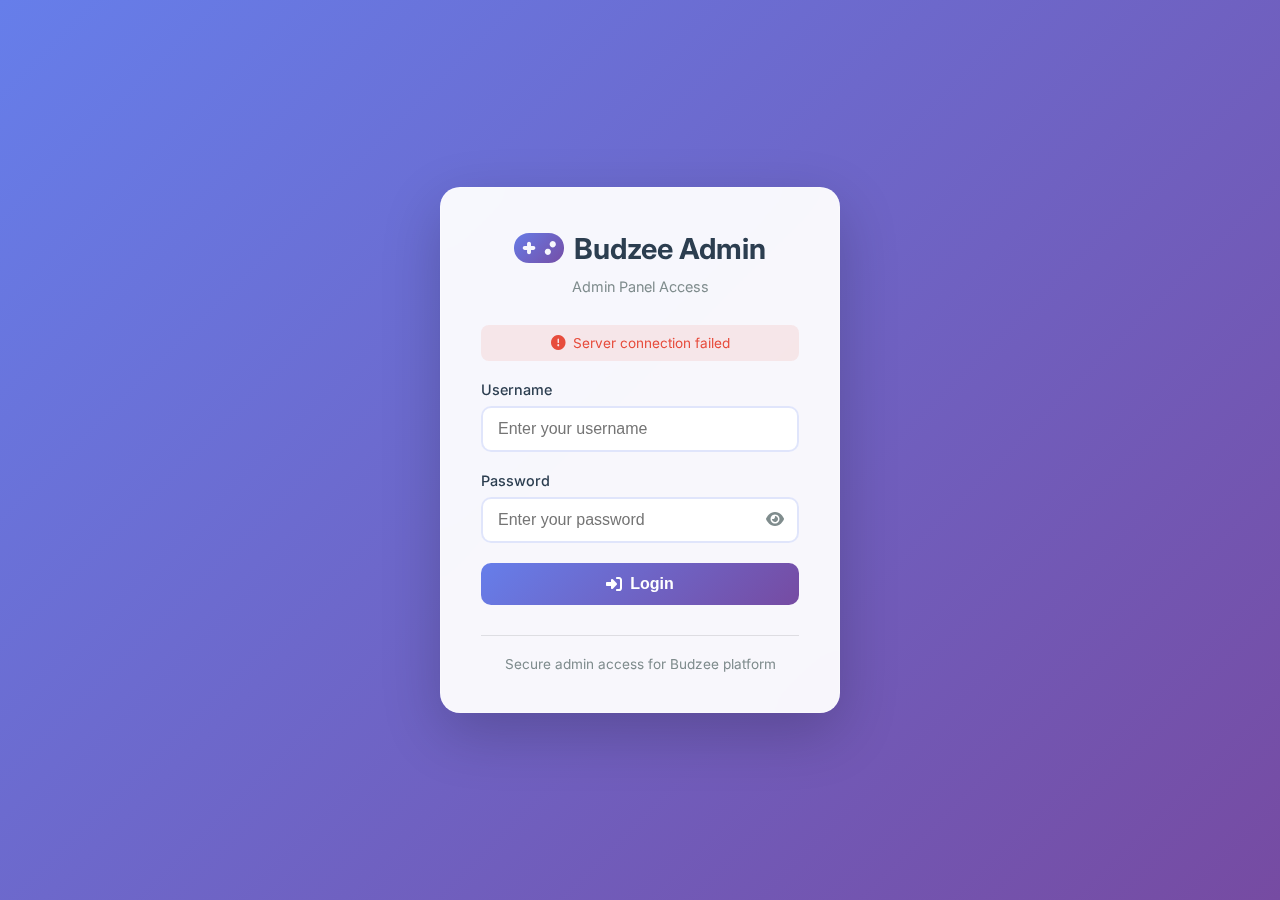
<file: login.html>
<!DOCTYPE html>
<html lang="en">
<head>
    <meta charset="UTF-8">
    <meta name="viewport" content="width=device-width, initial-scale=1.0">
    <title>Budzee Admin Login</title>
    <link href="https://cdnjs.cloudflare.com/ajax/libs/font-awesome/6.4.0/css/all.min.css" rel="stylesheet">
    <link href="https://fonts.googleapis.com/css2?family=Inter:wght@300;400;500;600;700&display=swap" rel="stylesheet">
    <style>
        * {
            margin: 0;
            padding: 0;
            box-sizing: border-box;
        }

        body {
            font-family: 'Inter', -apple-system, BlinkMacSystemFont, 'Segoe UI', Roboto, sans-serif;
            background: linear-gradient(135deg, #667eea 0%, #764ba2 100%);
            min-height: 100vh;
            display: flex;
            align-items: center;
            justify-content: center;
            padding: 20px;
        }

        .login-container {
            background: rgba(255, 255, 255, 0.95);
            backdrop-filter: blur(20px);
            border-radius: 20px;
            padding: 40px;
            box-shadow: 0 20px 60px rgba(0, 0, 0, 0.2);
            border: 1px solid rgba(255, 255, 255, 0.3);
            width: 100%;
            max-width: 400px;
            animation: slideIn 0.6s ease;
        }

        @keyframes slideIn {
            from {
                opacity: 0;
                transform: translateY(-30px);
            }
            to {
                opacity: 1;
                transform: translateY(0);
            }
        }

        .login-header {
            text-align: center;
            margin-bottom: 30px;
        }

        .logo {
            display: flex;
            align-items: center;
            justify-content: center;
            gap: 10px;
            margin-bottom: 10px;
        }

        .logo i {
            font-size: 2.5rem;
            background: linear-gradient(135deg, #667eea, #764ba2);
            -webkit-background-clip: text;
            -webkit-text-fill-color: transparent;
        }

        .logo span {
            font-size: 1.8rem;
            font-weight: 700;
            color: #2c3e50;
        }

        .login-subtitle {
            color: #7f8c8d;
            font-size: 0.9rem;
            margin-top: 5px;
        }

        .form-group {
            margin-bottom: 20px;
            position: relative;
        }

        .form-group label {
            display: block;
            margin-bottom: 8px;
            color: #2c3e50;
            font-weight: 500;
            font-size: 0.9rem;
        }

        .form-group input {
            width: 100%;
            padding: 12px 15px;
            border: 2px solid rgba(102, 126, 234, 0.2);
            border-radius: 10px;
            font-size: 1rem;
            transition: all 0.3s ease;
            background: rgba(255, 255, 255, 0.8);
            backdrop-filter: blur(10px);
        }

        .form-group input:focus {
            outline: none;
            border-color: #667eea;
            box-shadow: 0 0 0 3px rgba(102, 126, 234, 0.1);
            transform: translateY(-1px);
        }

        .password-container {
            position: relative;
        }

        .toggle-password {
            position: absolute;
            right: 15px;
            top: 50%;
            transform: translateY(-50%);
            background: none;
            border: none;
            color: #7f8c8d;
            cursor: pointer;
            font-size: 1rem;
            transition: color 0.3s ease;
        }

        .toggle-password:hover {
            color: #667eea;
        }

        .login-btn {
            width: 100%;
            padding: 12px;
            background: linear-gradient(135deg, #667eea, #764ba2);
            color: white;
            border: none;
            border-radius: 10px;
            font-size: 1rem;
            font-weight: 600;
            cursor: pointer;
            transition: all 0.3s ease;
            display: flex;
            align-items: center;
            justify-content: center;
            gap: 8px;
            margin-top: 10px;
        }

        .login-btn:hover {
            transform: translateY(-2px);
            box-shadow: 0 8px 25px rgba(102, 126, 234, 0.4);
        }

        .login-btn:disabled {
            opacity: 0.7;
            cursor: not-allowed;
            transform: none;
        }

        .login-spinner {
            width: 16px;
            height: 16px;
            border: 2px solid rgba(255, 255, 255, 0.3);
            border-top: 2px solid white;
            border-radius: 50%;
            animation: spin 1s linear infinite;
        }

        @keyframes spin {
            0% { transform: rotate(0deg); }
            100% { transform: rotate(360deg); }
        }

        .login-footer {
            text-align: center;
            margin-top: 30px;
            padding-top: 20px;
            border-top: 1px solid rgba(0, 0, 0, 0.1);
        }

        .login-footer p {
            color: #7f8c8d;
            font-size: 0.85rem;
        }

        .connection-status {
            display: flex;
            align-items: center;
            justify-content: center;
            gap: 8px;
            margin-bottom: 20px;
            padding: 10px;
            border-radius: 8px;
            font-size: 0.85rem;
        }

        .connection-status.connected {
            background: rgba(39, 174, 96, 0.1);
            color: #27ae60;
        }

        .connection-status.disconnected {
            background: rgba(231, 76, 60, 0.1);
            color: #e74c3c;
        }

        .connection-status i {
            font-size: 0.9rem;
        }

        /* Notification styles */
        .notification {
            position: fixed;
            top: 20px;
            right: 20px;
            padding: 15px 20px;
            border-radius: 8px;
            color: white;
            font-weight: 500;
            z-index: 10000;
            min-width: 300px;
            box-shadow: 0 8px 32px rgba(0, 0, 0, 0.2);
            display: flex;
            align-items: center;
            gap: 10px;
            animation: slideInRight 0.3s ease;
        }

        @keyframes slideInRight {
            from {
                transform: translateX(100%);
                opacity: 0;
            }
            to {
                transform: translateX(0);
                opacity: 1;
            }
        }

        .notification-success {
            background: rgba(39, 174, 96, 0.95);
            backdrop-filter: blur(10px);
        }

        .notification-error {
            background: rgba(231, 76, 60, 0.95);
            backdrop-filter: blur(10px);
        }

        .notification-close {
            background: none;
            border: none;
            color: white;
            font-size: 18px;
            cursor: pointer;
            margin-left: auto;
            opacity: 0.8;
            transition: opacity 0.3s ease;
        }

        .notification-close:hover {
            opacity: 1;
        }

        /* Responsive design */
        @media (max-width: 480px) {
            .login-container {
                padding: 30px 20px;
                margin: 10px;
            }

            .logo span {
                font-size: 1.5rem;
            }

            .notification {
                right: 10px;
                left: 10px;
                min-width: auto;
            }
        }
    </style>
</head>
<body>
    <div class="login-container">
        <div class="login-header">
            <div class="logo">
                <i class="fas fa-gamepad"></i>
                <span>Budzee Admin</span>
            </div>
            <p class="login-subtitle">Admin Panel Access</p>
        </div>

        <div id="connection-status" class="connection-status disconnected">
            <i class="fas fa-circle"></i>
            <span>Checking server connection...</span>
        </div>

        <form id="login-form">
            <div class="form-group">
                <label for="username">Username</label>
                <input type="text" id="username" name="username" required autocomplete="username" placeholder="Enter your username">
            </div>

            <div class="form-group">
                <label for="password">Password</label>
                <div class="password-container">
                    <input type="password" id="password" name="password" required autocomplete="current-password" placeholder="Enter your password">
                    <button type="button" class="toggle-password">
                        <i class="fas fa-eye"></i>
                    </button>
                </div>
            </div>

            <button type="submit" class="login-btn">
                <i class="fas fa-sign-in-alt"></i>
                Login
            </button>
        </form>

        <div class="login-footer">
            <p>Secure admin access for Budzee platform</p>
        </div>
    </div>

    <!-- Load environment configuration first -->
    <script src="env-config.js"></script>
    <!-- Then load login script -->
    <script src="login.js"></script>
    
    <script>
        // Check server connection on page load
        async function checkServerConnection() {
            const statusElement = document.getElementById('connection-status');
            const statusIcon = statusElement.querySelector('i');
            const statusText = statusElement.querySelector('span');
            
            try {
                console.log('Checking server connection to:', ENV_CONFIG.getApiUrl());
                
                const response = await fetch(`${ENV_CONFIG.getServerUrl()}/health`, {
                    method: 'GET',
                    timeout: 5000
                });
                
                if (response.ok) {
                    statusElement.className = 'connection-status connected';
                    statusIcon.className = 'fas fa-check-circle';
                    statusText.textContent = 'Server connected';
                    console.log('Server connection successful');
                } else {
                    throw new Error('Server responded with error');
                }
            } catch (error) {
                console.error('Server connection failed:', error);
                statusElement.className = 'connection-status disconnected';
                statusIcon.className = 'fas fa-exclamation-circle';
                statusText.textContent = 'Server connection failed';
            }
        }
        
        // Check connection when page loads
        document.addEventListener('DOMContentLoaded', () => {
            checkServerConnection();
            
            // Recheck connection every 30 seconds
            setInterval(checkServerConnection, 30000);
        });
    </script>
</body>
</html>
</file>
<file: admin-panel-fixes.css>
/* Additional CSS fixes for admin panel */

/* Mobile Sidebar Fixes */
@media screen and (max-width: 1024px) {
    .sidebar {
        position: fixed;
        left: 0;
        top: 0;
        bottom: 0;
        transform: translateX(-100%);
        transition: transform 0.3s ease;
        z-index: 1000;
        width: 280px;
        background: #ffffff;
        box-shadow: 2px 0 8px rgba(0, 0, 0, 0.1);
        display: flex !important;
        flex-direction: column;
    }

    .sidebar.active {
        transform: translateX(0);
    }

    .sidebar-toggle {
        display: flex !important;
        align-items: center;
        justify-content: center;
        width: 44px;
        height: 44px;
        padding: 0;
        border: none;
        background: rgba(102, 126, 234, 0.1);
        border-radius: 8px;
        cursor: pointer;
        color: #667eea;
        margin-right: 1rem;
        z-index: 1001;
    }

    .sidebar-toggle:hover {
        background: rgba(102, 126, 234, 0.2);
    }

    /* Overlay styling */
    .overlay {
        display: none;
        position: fixed;
        top: 0;
        left: 0;
        right: 0;
        bottom: 0;
        background: rgba(0, 0, 0, 0.5);
        z-index: 999;
        opacity: 0;
        transition: opacity 0.3s ease;
    }

    .overlay.active {
        display: block;
        opacity: 1;
    }

    .main-content {
        margin-left: 0 !important;
        width: 100%;
    }

    body.sidebar-active {
        overflow: hidden;
    }

    /* Sidebar menu specific styles */
    .sidebar-menu {
        display: flex !important;
        flex-direction: column;
        padding: 1rem 0;
        overflow-y: auto;
        flex: 1;
    }

    .menu-item {
        display: flex !important;
        align-items: center;
        gap: 12px;
        padding: 12px 24px;
        margin: 4px 12px;
        border-radius: 8px;
        color: #1e293b;
        font-weight: 500;
        transition: all 0.2s ease;
        cursor: pointer;
    }

    .menu-item i {
        font-size: 18px;
        width: 24px;
        text-align: center;
    }

    .menu-item:hover {
        background: rgba(102, 126, 234, 0.1);
        color: #667eea;
    }

    .menu-item.active {
        background: linear-gradient(135deg, #667eea, #764ba2);
        color: white;
        box-shadow: 0 4px 12px rgba(102, 126, 234, 0.2);
    }

    /* Sidebar header */
    .sidebar-header {
        padding: 20px 24px;
        border-bottom: 1px solid rgba(0, 0, 0, 0.1);
    }

    .logo {
        display: flex !important;
        align-items: center;
        gap: 12px;
        font-size: 20px;
        font-weight: 600;
        color: #1e293b;
    }

    .logo i {
        color: #667eea;
        font-size: 24px;
    }

    /* Sidebar footer */
    .sidebar-footer {
        padding: 16px 24px;
        border-top: 1px solid rgba(0, 0, 0, 0.1);
        margin-top: auto;
    }

    .logout-btn {
        width: 100%;
        padding: 12px;
        border-radius: 8px;
        display: flex;
        align-items: center;
        gap: 12px;
        background: rgba(220, 53, 69, 0.1);
        color: #dc3545;
        border: none;
        cursor: pointer;
        font-weight: 500;
    }
}

/* Fix for bot badge */
.bot-badge {
    background: linear-gradient(135deg, #43e97b, #38f9d7);
    color: white;
    padding: 2px 6px;
    border-radius: 12px;
    font-size: 10px;
    font-weight: 600;
    text-transform: uppercase;
    letter-spacing: 0.5px;
    display: inline-block;
    margin-left: 8px;
}

/* Fix for data type badges */
.data-type-badge {
    background: #667eea;
    color: white;
    padding: 4px 8px;
    border-radius: 12px;
    font-size: 11px;
    font-weight: 600;
    text-transform: uppercase;
}

/* Fix for win rate styling */
.win-rate.high {
    color: #28a745;
    font-weight: 600;
}

.win-rate.low {
    color: #dc3545;
    font-weight: 600;
}

/* Fix for players breakdown */
.players-breakdown {
    font-size: 11px;
    color: #64748b;
    margin-top: 2px;
}

/* Fix for delivery stats */
.delivery-stats {
    font-size: 12px;
}

.success-count {
    color: #28a745;
    font-weight: 600;
}

.failure-count {
    color: #dc3545;
    font-size: 10px;
    margin-left: 4px;
}

/* Fix for notification title in table */
.notification-title {
    font-weight: 600;
    color: #1e293b;
    margin-bottom: 2px;
}

/* Fix for form groups in modals */
.form-group {
    margin-bottom: 1rem;
}

.form-group label {
    display: block;
    margin-bottom: 0.5rem;
    color: #374151;
    font-weight: 500;
}

.form-group input,
.form-group select,
.form-group textarea {
    width: 100%;
    padding: 0.75rem;
    border: 2px solid #e5e7eb;
    border-radius: 8px;
    font-size: 14px;
    transition: border-color 0.3s ease;
}

.form-group input:focus,
.form-group select:focus,
.form-group textarea:focus {
    outline: none;
    border-color: #667eea;
    box-shadow: 0 0 0 3px rgba(102, 126, 234, 0.1);
}

/* Fix for header and sidebar toggle */
.header-left {
    display: flex;
    align-items: center;
    gap: 1rem;
}

@media screen and (max-width: 1024px) {
    .header {
        background: white;
        padding: 1rem;
        position: sticky;
        top: 0;
        z-index: 998;
        box-shadow: 0 2px 4px rgba(0, 0, 0, 0.1);
    }

    .page-title {
        font-size: 1.25rem;
        color: #1e293b;
    }

    .sidebar-toggle {
        position: relative;
        z-index: 1001;
    }

    .sidebar-toggle i {
        font-size: 1.25rem;
    }
}

/* Fix for modal actions */
.modal-actions {
    display: flex;
    gap: 1rem;
    justify-content: flex-end;
    margin-top: 2rem;
    padding-top: 1rem;
    border-top: 1px solid #e5e7eb;
}

/* Fix for detail sections */
.detail-section {
    margin-bottom: 1.5rem;
    padding: 1rem;
    background: #f8f9fa;
    border-radius: 8px;
    border-left: 4px solid #667eea;
}

.detail-section h4 {
    margin-bottom: 1rem;
    color: #1e293b;
    font-weight: 600;
    font-size: 16px;
}

.detail-section p {
    margin-bottom: 0.5rem;
    font-size: 14px;
    line-height: 1.5;
}

.detail-section strong {
    color: #374151;
    font-weight: 600;
}

/* Fix for empty table messages */
.table-container tbody tr td[colspan] {
    text-align: center;
    padding: 2rem;
    color: #6b7280;
    font-style: italic;
}

/* Fix for loading states */
.loading-overlay.active {
    display: flex;
    align-items: center;
    justify-content: center;
}

/* Fix for notification positioning */
.notification {
    position: fixed;
    top: 20px;
    right: 20px;
    z-index: 10000;
    min-width: 300px;
    max-width: 500px;
}

/* Comprehensive Responsive Design */
@media screen and (max-width: 1024px) {
    .main-content {
        margin-left: 0;
    }

    .sidebar {
        transform: translateX(-100%);
        width: 260px;
        transition: transform 0.3s ease;
    }

    .sidebar.active {
        transform: translateX(0);
    }

    .sidebar-toggle {
        display: block !important;
    }

    .overlay {
        display: none;
        position: fixed;
        top: 0;
        left: 0;
        right: 0;
        bottom: 0;
        background: rgba(0, 0, 0, 0.5);
        z-index: 999;
    }

    .overlay.active {
        display: block;
    }

    .dashboard-grid {
        grid-template-columns: repeat(2, 1fr) !important;
    }
}

@media screen and (max-width: 768px) {
    .action-buttons {
        flex-direction: column;
        gap: 4px;
    }
    
    .action-buttons .btn {
        width: 100%;
        justify-content: center;
        font-size: 12px;
        padding: 8px 12px;
    }
    
    .user-id-cell {
        flex-direction: column;
        align-items: flex-start;
        gap: 4px;
    }
    
    .players-info {
        font-size: 12px;
    }
    
    .modal {
        width: 95%;
        margin: 1rem;
    }
    
    .modal-actions {
        flex-direction: column;
    }
    
    .modal-actions .btn {
        width: 100%;
    }

    .dashboard-grid {
        grid-template-columns: 1fr !important;
        gap: 1rem !important;
        padding: 1rem !important;
    }

    .header {
        padding: 0.75rem 1rem;
    }

    .page-title {
        font-size: 1.4rem;
    }

    .search-box {
        position: absolute;
        top: 100%;
        left: 0;
        right: 0;
        padding: 0.75rem;
        background: white;
        box-shadow: 0 4px 6px rgba(0, 0, 0, 0.1);
        display: none;
    }

    .search-box.active {
        display: block;
    }

    .search-box input {
        width: 100%;
    }

    .table-responsive {
        overflow-x: auto;
        -webkit-overflow-scrolling: touch;
    }

    .table-responsive table {
        min-width: 800px;
    }
}

@media screen and (max-width: 480px) {
    .card {
        padding: 1rem !important;
    }

    .header-right {
        gap: 0.5rem;
    }

    .notification-dropdown,
    .user-dropdown {
        width: 280px;
        right: -140px;
    }

    .btn {
        padding: 0.5rem 1rem !important;
        font-size: 0.9rem !important;
    }

    .detail-section {
        padding: 0.75rem;
    }

    .form-group input,
    .form-group select,
    .form-group textarea {
        padding: 0.625rem;
        font-size: 16px; /* Prevents iOS zoom on focus */
    }

    .notification {
        top: 10px;
        right: 10px;
        left: 10px;
        min-width: unset;
    }
}

/* Touch-friendly improvements */
@media (hover: none) {
    .menu-item,
    .btn,
    .action-button {
        -webkit-tap-highlight-color: transparent;
    }

    select, 
    input[type="date"],
    input[type="time"] {
        font-size: 16px !important;
    }
}

/* Accessibility improvements */
.btn,
.menu-item,
.action-button {
    min-height: 44px;
}

/* Fix for status badges consistency */

/* Mobile-optimized tables */
.mobile-table {
    display: none;
}

@media screen and (max-width: 768px) {
    .desktop-table {
        display: none;
    }

    .mobile-table {
        display: block;
    }

    .mobile-card {
        background: white;
        border-radius: 8px;
        padding: 1rem;
        margin-bottom: 1rem;
        box-shadow: 0 2px 4px rgba(0, 0, 0, 0.05);
    }

    .mobile-card-header {
        display: flex;
        justify-content: space-between;
        align-items: center;
        margin-bottom: 0.75rem;
    }

    .mobile-card-title {
        font-weight: 600;
        color: #1e293b;
    }

    .mobile-card-content {
        display: grid;
        grid-template-columns: auto 1fr;
        gap: 0.5rem;
        font-size: 0.875rem;
    }

    .mobile-label {
        color: #64748b;
        font-weight: 500;
    }

    .mobile-value {
        color: #1e293b;
        text-align: right;
    }
}

/* Enhanced Touch Experience */
.touch-target {
    position: relative;
}

.touch-target::after {
    content: '';
    position: absolute;
    top: -10px;
    right: -10px;
    bottom: -10px;
    left: -10px;
    z-index: 1;
}

/* Loading State Improvements */
.loading-state {
    min-height: 200px;
    display: flex;
    align-items: center;
    justify-content: center;
    background: rgba(255, 255, 255, 0.8);
}

.loading-spinner {
    width: 40px;
    height: 40px;
    border: 4px solid rgba(102, 126, 234, 0.1);
    border-left-color: #667eea;
    border-radius: 50%;
    animation: spin 1s linear infinite;
}

@keyframes spin {
    to {
        transform: rotate(360deg);
    }
}

/* Empty State Improvements */
.empty-state {
    text-align: center;
    padding: 2rem;
    color: #64748b;
}

.empty-state i {
    font-size: 3rem;
    color: #e2e8f0;
    margin-bottom: 1rem;
}

.empty-state-text {
    font-size: 0.875rem;
    margin-bottom: 1rem;
}

/* Better Form Validation Feedback */
.form-group.error input,
.form-group.error select,
.form-group.error textarea {
    border-color: #dc3545;
}

.error-message {
    color: #dc3545;
    font-size: 0.75rem;
    margin-top: 0.25rem;
}

/* Improved Modal for Mobile */
@media screen and (max-width: 768px) {
    .modal-content {
        margin: 1rem;
        max-height: calc(100vh - 2rem);
        overflow-y: auto;
    }

    .modal-header {
        position: sticky;
        top: 0;
        background: white;
        z-index: 1;
    }

    .modal-footer {
        position: sticky;
        bottom: 0;
        background: white;
        z-index: 1;
        padding-top: 1rem;
    }
}

/* Better Scrolling Experience */
.custom-scrollbar {
    scrollbar-width: thin;
    scrollbar-color: #cbd5e1 transparent;
}

.custom-scrollbar::-webkit-scrollbar {
    width: 6px;
    height: 6px;
}

.custom-scrollbar::-webkit-scrollbar-track {
    background: transparent;
}

.custom-scrollbar::-webkit-scrollbar-thumb {
    background-color: #cbd5e1;
    border-radius: 3px;
}

/* Print Styles */
@media print {
    .sidebar,
    .header,
    .action-buttons,
    .no-print {
        display: none !important;
    }

    .main-content {
        margin: 0 !important;
        padding: 0 !important;
    }

    .card {
        break-inside: avoid;
        border: 1px solid #e2e8f0;
    }
}
.status-badge {
    padding: 4px 8px;
    border-radius: 12px;
    font-size: 11px;
    font-weight: 600;
    text-transform: uppercase;
    letter-spacing: 0.5px;
    display: inline-block;
}

.status-verified { background: #d4edda; color: #155724; }
.status-unverified { background: #f8d7da; color: #721c24; }
.status-waiting { background: #fff3cd; color: #856404; }
.status-playing { background: #cce5ff; color: #004085; }
.status-finished { background: #d4edda; color: #155724; }
.status-cancelled { background: #f8d7da; color: #721c24; }
.status-sent { background: #d4edda; color: #155724; }
.status-sending { background: #cce5ff; color: #004085; }
.status-pending { background: #fff3cd; color: #856404; }
.status-failed { background: #f8d7da; color: #721c24; }

/* Fix for copy button styling */
.btn-copy {
    background: none;
    border: none;
    color: #667eea;
    cursor: pointer;
    padding: 2px 4px;
    border-radius: 4px;
    font-size: 12px;
    transition: all 0.3s ease;
}

.btn-copy:hover {
    background: rgba(102, 126, 234, 0.1);
    color: #5a67d8;
}

/* Fix for analytics metrics */
.metric {
    text-align: center;
    padding: 1rem;
    background: white;
    border-radius: 8px;
    box-shadow: 0 2px 8px rgba(0, 0, 0, 0.1);
    border-left: 4px solid #667eea;
}

.metric-value {
    display: block;
    font-size: 1.5rem;
    font-weight: 700;
    color: #667eea;
    margin-bottom: 0.5rem;
}

.metric-label {
    font-size: 0.8rem;
    color: #64748b;
    text-transform: uppercase;
    letter-spacing: 0.5px;
}

/* Fix for chart containers */
.chart-placeholder {
    min-height: 200px;
    display: flex;
    align-items: center;
    justify-content: center;
    background: rgba(0, 0, 0, 0.02);
    border-radius: 8px;
    padding: 1rem;
    border: 2px dashed #e5e7eb;
}

.analytics-summary {
    display: grid;
    grid-template-columns: repeat(auto-fit, minmax(120px, 1fr));
    gap: 1rem;
    width: 100%;
}

/* Fix for sidebar scrolling */
.sidebar-menu {
    overflow-y: auto;
    scrollbar-width: thin;
    scrollbar-color: rgba(102, 126, 234, 0.3) transparent;
}

.sidebar-menu::-webkit-scrollbar {
    width: 6px;
}

.sidebar-menu::-webkit-scrollbar-track {
    background: transparent;
}

.sidebar-menu::-webkit-scrollbar-thumb {
    background: rgba(102, 126, 234, 0.3);
    border-radius: 3px;
}

.sidebar-menu::-webkit-scrollbar-thumb:hover {
    background: rgba(102, 126, 234, 0.5);
}

/* Fix for connection status */
.connection-status {
    position: fixed;
    top: 20px;
    left: 50%;
    transform: translateX(-50%);
    background: rgba(40, 167, 69, 0.9);
    color: white;
    padding: 8px 16px;
    border-radius: 20px;
    font-size: 12px;
    font-weight: 600;
    display: flex;
    align-items: center;
    gap: 6px;
    z-index: 1500;
    transition: all 0.3s ease;
    backdrop-filter: blur(10px);
    box-shadow: 0 4px 12px rgba(0, 0, 0, 0.15);
}

.connection-status.disconnected {
    background: rgba(220, 53, 69, 0.9);
}

/* Ensure proper spacing and alignment */
.stats-grid {
    margin-bottom: 2rem;
}

.dashboard-charts {
    margin-top: 2rem;
}

.section-header {
    margin-bottom: 2rem;
}

.table-container {
    margin-top: 1rem;
}

/* Fix for button consistency */
.btn {
    display: inline-flex;
    align-items: center;
    gap: 0.5rem;
    padding: 0.75rem 1.5rem;
    border: none;
    border-radius: 8px;
    font-weight: 600;
    cursor: pointer;
    transition: all 0.3s ease;
    text-decoration: none;
    font-size: 0.9rem;
    white-space: nowrap;
}

.btn-small {
    padding: 0.5rem 1rem;
    font-size: 0.8rem;
}

.btn:disabled {
    opacity: 0.6;
    cursor: not-allowed;
}

.btn:disabled:hover {
    transform: none;
    box-shadow: none;
}
</file>
<file: mobile-responsive.css>
/* Mobile Responsive Fixes for Admin Panel */

/* Base Mobile Styles */
@media screen and (max-width: 1024px) {
    .sidebar {
        position: fixed;
        left: 0;
        top: 0;
        bottom: 0;
        transform: translateX(-100%);
        transition: transform 0.3s ease;
        z-index: 1000;
        width: 280px;
        background: #ffffff;
        box-shadow: 2px 0 8px rgba(0, 0, 0, 0.1);
    }

    .sidebar.active {
        transform: translateX(0);
    }

    .sidebar-toggle {
        display: flex !important;
        align-items: center;
        justify-content: center;
        width: 44px;
        height: 44px;
        padding: 0;
        border: none;
        background: rgba(102, 126, 234, 0.1);
        border-radius: 8px;
        cursor: pointer;
        color: #667eea;
        margin-right: 1rem;
    }

    .overlay {
        display: none;
        position: fixed;
        top: 0;
        left: 0;
        right: 0;
        bottom: 0;
        background: rgba(0, 0, 0, 0.5);
        z-index: 999;
        opacity: 0;
        transition: opacity 0.3s ease;
    }

    .overlay.active {
        display: block;
        opacity: 1;
    }

    .main-content {
        margin-left: 0 !important;
        width: 100%;
    }

    body.sidebar-active {
        overflow: hidden;
    }
}

/* Tablet Styles */
@media screen and (max-width: 768px) {
    .content {
        padding: 1rem;
    }
    
    .stats-grid {
        grid-template-columns: repeat(2, 1fr);
        gap: 1rem;
    }
    
    .dashboard-charts {
        grid-template-columns: 1fr;
        gap: 1rem;
    }

    .header {
        padding: 1rem;
    }

    .search-box {
        display: none;
    }

    .section-header {
        flex-direction: column;
        gap: 1rem;
        align-items: flex-start;
    }

    .filter-controls {
        width: 100%;
        justify-content: flex-start;
        flex-wrap: wrap;
    }

    .data-table {
        font-size: 0.8rem;
    }

    .data-table th,
    .data-table td {
        padding: 0.75rem 0.5rem;
    }

    .action-buttons {
        flex-direction: column;
        gap: 4px;
    }
    
    .action-buttons .btn {
        width: 100%;
        justify-content: center;
        font-size: 12px;
        padding: 8px 12px;
    }

    .modal {
        width: 95%;
        margin: 1rem;
        max-height: calc(100vh - 2rem);
    }
    
    .modal-actions {
        flex-direction: column;
        gap: 0.5rem;
    }
    
    .modal-actions .btn {
        width: 100%;
    }

    .notification {
        right: 10px;
        left: 10px;
        min-width: auto;
    }
}

/* Mobile Phone Styles */
@media screen and (max-width: 480px) {
    .stats-grid {
        grid-template-columns: 1fr;
    }

    .page-title {
        font-size: 1.25rem;
    }

    .stat-card {
        padding: 1rem;
    }

    .stat-info h3 {
        font-size: 1.5rem;
    }

    .chart-container {
        padding: 1rem;
    }

    .sidebar {
        width: 100%;
    }

    .form-group input,
    .form-group select,
    .form-group textarea {
        font-size: 16px; /* Prevents iOS zoom */
    }

    .notification {
        top: 10px;
        right: 10px;
        left: 10px;
    }
}

/* Table Responsiveness */
.table-container {
    overflow-x: auto;
    -webkit-overflow-scrolling: touch;
}

@media screen and (max-width: 768px) {
    .data-table {
        min-width: 500px;
        font-size: 12px;
    }
    
    .data-table th,
    .data-table td {
        padding: 6px 3px;
        font-size: 11px;
    }
    
    .action-buttons {
        display: flex;
        flex-direction: column;
        gap: 2px;
        min-width: 60px;
    }
    
    .action-buttons .btn {
        width: 100%;
        font-size: 9px;
        padding: 4px 6px;
        white-space: nowrap;
    }
    
    .btn-small {
        padding: 3px 5px !important;
        font-size: 9px !important;
    }
}

/* Hide columns on small screens */
@media screen and (max-width: 640px) {
    /* Users table - hide less important columns but keep actions */
    #users-table th:nth-child(1), #users-table td:nth-child(1), /* ID */
    #users-table th:nth-child(4), #users-table td:nth-child(4), /* Email */
    #users-table th:nth-child(6), #users-table td:nth-child(6), /* Games */
    #users-table th:nth-child(7), #users-table td:nth-child(7), /* Winnings */
    #users-table th:nth-child(8), #users-table td:nth-child(8) { /* Referrals */
        display: none;
    }
    
    /* Make table narrower and ensure actions are visible */
    .data-table {
        min-width: 400px !important;
    }
    
    /* Keep only essential columns visible */
    #users-table th:nth-child(2), #users-table td:nth-child(2), /* Name */
    #users-table th:nth-child(3), #users-table td:nth-child(3), /* Phone */
    #users-table th:nth-child(5), #users-table td:nth-child(5), /* Balance */
    #users-table th:nth-child(9), #users-table td:nth-child(9), /* Status */
    #users-table th:nth-child(10), #users-table td:nth-child(10) { /* Actions */
        display: table-cell !important;
    }

    /* Withdrawals table */
    #withdrawals-table th:nth-child(1), #withdrawals-table td:nth-child(1), /* ID */
    #withdrawals-table th:nth-child(4), #withdrawals-table td:nth-child(4), /* Method */
    #withdrawals-table th:nth-child(6), #withdrawals-table td:nth-child(6) { /* Date */
        display: none;
    }

    /* Feedback table */
    #feedback-table th:nth-child(1), #feedback-table td:nth-child(1), /* ID */
    #feedback-table th:nth-child(3), #feedback-table td:nth-child(3), /* Type */
    #feedback-table th:nth-child(6), #feedback-table td:nth-child(6) { /* Date */
        display: none;
    }

    /* Notifications table */
    #notifications-table th:nth-child(1), #notifications-table td:nth-child(1), /* ID */
    #notifications-table th:nth-child(3), #notifications-table td:nth-child(3), /* Type */
    #notifications-table th:nth-child(4), #notifications-table td:nth-child(4), /* Target */
    #notifications-table th:nth-child(7), #notifications-table td:nth-child(7) { /* Sent At */
        display: none;
    }
}

/* Touch-friendly improvements */
@media (hover: none) {
    .menu-item,
    .btn,
    .action-button {
        -webkit-tap-highlight-color: transparent;
    }

    .btn,
    .menu-item,
    .action-button {
        min-height: 44px;
    }
}

/* Loading and Empty States */
.loading-state {
    min-height: 200px;
    display: flex;
    align-items: center;
    justify-content: center;
    background: rgba(255, 255, 255, 0.8);
}

.loading-spinner {
    width: 40px;
    height: 40px;
    border: 4px solid rgba(102, 126, 234, 0.1);
    border-left-color: #667eea;
    border-radius: 50%;
    animation: spin 1s linear infinite;
}

.empty-state {
    text-align: center;
    padding: 2rem;
    color: #64748b;
}

.empty-state i {
    font-size: 3rem;
    color: #e2e8f0;
    margin-bottom: 1rem;
}

/* Form improvements for mobile */
.form-group {
    margin-bottom: 1rem;
}

.form-group label {
    display: block;
    margin-bottom: 0.5rem;
    color: #374151;
    font-weight: 500;
}

.form-group input,
.form-group select,
.form-group textarea {
    width: 100%;
    padding: 0.75rem;
    border: 2px solid #e5e7eb;
    border-radius: 8px;
    font-size: 14px;
    transition: border-color 0.3s ease;
}

.form-group input:focus,
.form-group select:focus,
.form-group textarea:focus {
    outline: none;
    border-color: #667eea;
    box-shadow: 0 0 0 3px rgba(102, 126, 234, 0.1);
}

/* Status badges */
.status-badge {
    padding: 4px 8px;
    border-radius: 12px;
    font-size: 11px;
    font-weight: 600;
    text-transform: uppercase;
    letter-spacing: 0.5px;
    display: inline-block;
}

.status-verified { background: #d4edda; color: #155724; }
.status-unverified { background: #f8d7da; color: #721c24; }
.status-pending { background: #fff3cd; color: #856404; }
.status-approved { background: #d4edda; color: #155724; }
.status-rejected { background: #f8d7da; color: #721c24; }
.status-sent { background: #d4edda; color: #155724; }
.status-failed { background: #f8d7da; color: #721c24; }

/* Bot badge */
.bot-badge {
    background: linear-gradient(135deg, #43e97b, #38f9d7);
    color: white;
    padding: 2px 6px;
    border-radius: 12px;
    font-size: 10px;
    font-weight: 600;
    text-transform: uppercase;
    letter-spacing: 0.5px;
    display: inline-block;
    margin-left: 8px;
}

/* Role badge */
.role-badge {
    padding: 4px 8px;
    border-radius: 12px;
    font-size: 11px;
    font-weight: 600;
    text-transform: uppercase;
    letter-spacing: 0.5px;
    display: inline-block;
}

.role-admin { background: #667eea; color: white; }
.role-moderator { background: #f093fb; color: white; }
.role-superadmin { background: #43e97b; color: white; }

/* Win rate styling */
.win-rate.high {
    color: #28a745;
    font-weight: 600;
}

.win-rate.low {
    color: #dc3545;
    font-weight: 600;
}

/* Copy button */
.btn-copy {
    background: none;
    border: none;
    color: #667eea;
    cursor: pointer;
    padding: 2px 4px;
    border-radius: 4px;
    font-size: 12px;
    transition: all 0.3s ease;
}

.btn-copy:hover {
    background: rgba(102, 126, 234, 0.1);
    color: #5a67d8;
}

/* Notification styles */
.notification-title {
    font-weight: 600;
    color: #1e293b;
    margin-bottom: 2px;
}

.notification-body {
    font-size: 12px;
    color: #64748b;
}

/* Delivery stats */
.delivery-stats {
    font-size: 12px;
}

.success-count {
    color: #28a745;
    font-weight: 600;
}

.total-count {
    color: #64748b;
}

/* Detail sections */
.detail-section {
    margin-bottom: 1.5rem;
    padding: 1rem;
    background: #f8f9fa;
    border-radius: 8px;
    border-left: 4px solid #667eea;
}

.detail-section h4 {
    margin-bottom: 1rem;
    color: #1e293b;
    font-weight: 600;
    font-size: 16px;
}

.detail-section p {
    margin-bottom: 0.5rem;
    font-size: 14px;
    line-height: 1.5;
}

.detail-section strong {
    color: #374151;
    font-weight: 600;
}

/* Modal actions */
.modal-actions {
    display: flex;
    gap: 1rem;
    justify-content: flex-end;
    margin-top: 2rem;
    padding-top: 1rem;
    border-top: 1px solid #e5e7eb;
}

/* Animation */
@keyframes spin {
    to {
        transform: rotate(360deg);
    }
}

/* User Details Modal Styles */
.user-details-comprehensive {
    max-height: 80vh;
    overflow-y: auto;
}

.user-details-comprehensive .detail-section {
    margin-bottom: 1.5rem;
    padding: 1rem;
    background: #f8f9fa;
    border-radius: 8px;
    border-left: 4px solid #667eea;
}

.user-details-comprehensive .detail-section h4 {
    margin-bottom: 1rem;
    color: #1e293b;
    font-weight: 600;
    font-size: 16px;
    border-bottom: 1px solid #e5e7eb;
    padding-bottom: 0.5rem;
}

.user-details-comprehensive .detail-section p {
    margin-bottom: 0.5rem;
    font-size: 14px;
    line-height: 1.5;
}

.user-details-comprehensive .detail-section strong {
    color: #374151;
    font-weight: 600;
    min-width: 150px;
    display: inline-block;
}

.recent-games-list,
.recent-transactions-list {
    max-height: 200px;
    overflow-y: auto;
    background: white;
    border-radius: 6px;
    padding: 0.5rem;
}

.game-item,
.transaction-item {
    padding: 0.5rem;
    border-bottom: 1px solid #e5e7eb;
    font-size: 13px;
    line-height: 1.4;
}

.game-item:last-child,
.transaction-item:last-child {
    border-bottom: none;
}

.game-status,
.tx-status {
    padding: 2px 6px;
    border-radius: 10px;
    font-size: 10px;
    font-weight: 600;
    text-transform: uppercase;
}

.risk-level {
    padding: 4px 8px;
    border-radius: 12px;
    font-size: 11px;
    font-weight: 600;
    text-transform: uppercase;
}

.risk-low { background: #d4edda; color: #155724; }
.risk-medium { background: #fff3cd; color: #856404; }
.risk-high { background: #f8d7da; color: #721c24; }

/* Fraud Analysis Styles */
.fraud-analysis {
    border-left: 4px solid #dc3545 !important;
    background: #fff5f5 !important;
}

.fraud-score {
    text-align: center;
    padding: 10px;
    background: white;
    border-radius: 8px;
    margin-bottom: 15px;
    border: 2px solid #e5e7eb;
}

.risk-score {
    font-size: 18px;
    font-weight: bold;
    padding: 5px 10px;
    border-radius: 15px;
}

.risk-success { background: #d4edda; color: #155724; }
.risk-info { background: #d1ecf1; color: #0c5460; }
.risk-warning { background: #fff3cd; color: #856404; }
.risk-danger { background: #f8d7da; color: #721c24; }

.fraud-flag {
    padding: 8px 12px;
    margin: 5px 0;
    border-radius: 6px;
    font-size: 13px;
    line-height: 1.4;
}

.fraud-flag.critical {
    background: #f8d7da;
    color: #721c24;
    border-left: 4px solid #dc3545;
    font-weight: 600;
}

.fraud-flag.warning {
    background: #fff3cd;
    color: #856404;
    border-left: 4px solid #ffc107;
}

.fraud-flag.clean {
    background: #d4edda;
    color: #155724;
    border-left: 4px solid #28a745;
}

.fraud-recommendation {
    padding: 12px;
    margin: 15px 0;
    border-radius: 8px;
    font-size: 14px;
    text-align: center;
    font-weight: 600;
}

.fraud-recommendation.critical {
    background: #f8d7da;
    color: #721c24;
    border: 2px solid #dc3545;
}

.fraud-recommendation.warning {
    background: #fff3cd;
    color: #856404;
    border: 2px solid #ffc107;
}

.fraud-recommendation.info {
    background: #d1ecf1;
    color: #0c5460;
    border: 2px solid #17a2b8;
}

.fraud-recommendation.success {
    background: #d4edda;
    color: #155724;
    border: 2px solid #28a745;
}

@media screen and (max-width: 768px) {
    .user-details-comprehensive .detail-section strong {
        min-width: auto;
        display: block;
        margin-bottom: 0.25rem;
    }
    
    .fraud-flag {
        font-size: 12px;
        padding: 6px 8px;
    }
    
    .fraud-recommendation {
        font-size: 13px;
        padding: 10px;
    }
}

/* Print styles */
@media print {
    .sidebar,
    .header,
    .action-buttons,
    .modal-overlay,
    .loading-overlay,
    .notification {
        display: none !important;
    }
    
    .main-content {
        margin-left: 0;
    }
    
    .content {
        padding: 0;
    }
}
</file>
<file: fraud-detection.css>
/* Fraud Detection Dashboard Styles */
.fraud-container {
    min-height: 100vh;
    background: linear-gradient(135deg, #667eea 0%, #764ba2 100%);
    padding: 20px;
    font-family: 'Inter', sans-serif;
}

.fraud-header {
    display: flex;
    justify-content: space-between;
    align-items: center;
    background: rgba(255, 255, 255, 0.95);
    padding: 20px 30px;
    border-radius: 15px;
    margin-bottom: 30px;
    box-shadow: 0 10px 30px rgba(0, 0, 0, 0.1);
}

.fraud-header h1 {
    color: #2d3748;
    font-size: 28px;
    font-weight: 700;
    margin: 0;
}

.fraud-header h1 i {
    color: #e53e3e;
    margin-right: 10px;
}

.header-right {
    display: flex;
    align-items: center;
    gap: 15px;
}

.alert-indicator {
    display: flex;
    align-items: center;
    background: #fed7d7;
    color: #c53030;
    padding: 8px 15px;
    border-radius: 20px;
    font-weight: 600;
    animation: pulse 2s infinite;
}

.alert-indicator i {
    margin-right: 8px;
}

@keyframes pulse {
    0% { opacity: 1; }
    50% { opacity: 0.7; }
    100% { opacity: 1; }
}

/* Stats Grid */
.fraud-stats-grid {
    display: grid;
    grid-template-columns: repeat(auto-fit, minmax(250px, 1fr));
    gap: 20px;
    margin-bottom: 30px;
}

.fraud-stat-card {
    background: white;
    padding: 25px;
    border-radius: 15px;
    box-shadow: 0 10px 30px rgba(0, 0, 0, 0.1);
    display: flex;
    align-items: center;
    gap: 20px;
    transition: transform 0.3s ease;
}

.fraud-stat-card:hover {
    transform: translateY(-5px);
}

.fraud-stat-card.high-risk {
    border-left: 5px solid #e53e3e;
}

.fraud-stat-card.blocked {
    border-left: 5px solid #d69e2e;
}

.fraud-stat-card.suspicious {
    border-left: 5px solid #3182ce;
}

.fraud-stat-card.prevented {
    border-left: 5px solid #38a169;
}

.stat-icon {
    width: 60px;
    height: 60px;
    border-radius: 50%;
    display: flex;
    align-items: center;
    justify-content: center;
    font-size: 24px;
    color: white;
}

.high-risk .stat-icon {
    background: linear-gradient(135deg, #e53e3e, #c53030);
}

.blocked .stat-icon {
    background: linear-gradient(135deg, #d69e2e, #b7791f);
}

.suspicious .stat-icon {
    background: linear-gradient(135deg, #3182ce, #2c5282);
}

.prevented .stat-icon {
    background: linear-gradient(135deg, #38a169, #2f855a);
}

.stat-info h3 {
    font-size: 32px;
    font-weight: 700;
    margin: 0 0 5px 0;
    color: #2d3748;
}

.stat-info p {
    margin: 0 0 5px 0;
    color: #718096;
    font-weight: 500;
}

.stat-change {
    font-size: 12px;
    font-weight: 600;
    color: #38a169;
}

/* Main Content */
.fraud-content {
    background: white;
    border-radius: 15px;
    box-shadow: 0 10px 30px rgba(0, 0, 0, 0.1);
    overflow: hidden;
}

/* Tabs */
.fraud-tabs {
    display: flex;
    background: #f7fafc;
    border-bottom: 1px solid #e2e8f0;
}

.tab-btn {
    padding: 15px 25px;
    border: none;
    background: transparent;
    color: #718096;
    font-weight: 500;
    cursor: pointer;
    transition: all 0.3s ease;
    border-bottom: 3px solid transparent;
}

.tab-btn:hover {
    color: #4a5568;
    background: #edf2f7;
}

.tab-btn.active {
    color: #3182ce;
    background: white;
    border-bottom-color: #3182ce;
}

/* Tab Content */
.tab-content {
    display: none;
    padding: 30px;
}

.tab-content.active {
    display: block;
}

/* Dashboard Grid */
.dashboard-grid {
    display: grid;
    grid-template-columns: 1fr 1fr;
    gap: 30px;
}

.fraud-card {
    background: #f7fafc;
    border-radius: 10px;
    padding: 20px;
    border: 1px solid #e2e8f0;
}

.card-header {
    display: flex;
    justify-content: space-between;
    align-items: center;
    margin-bottom: 20px;
}

.card-header h3 {
    margin: 0;
    color: #2d3748;
    font-size: 18px;
    font-weight: 600;
}

.card-header i {
    margin-right: 8px;
    color: #3182ce;
}

/* Alerts */
.alerts-container {
    max-height: 300px;
    overflow-y: auto;
}

.alert-item {
    display: flex;
    align-items: center;
    padding: 12px;
    margin-bottom: 10px;
    border-radius: 8px;
    border-left: 4px solid;
}

.alert-item.high {
    background: #fed7d7;
    border-left-color: #e53e3e;
}

.alert-item.medium {
    background: #fef5e7;
    border-left-color: #d69e2e;
}

.alert-item.low {
    background: #e6fffa;
    border-left-color: #38a169;
}

.alert-icon {
    margin-right: 12px;
    font-size: 16px;
}

.alert-content {
    flex: 1;
}

.alert-title {
    font-weight: 600;
    margin-bottom: 2px;
}

.alert-time {
    font-size: 12px;
    color: #718096;
}

/* Risk Distribution */
.risk-distribution {
    display: flex;
    flex-direction: column;
    gap: 15px;
}

.risk-bar {
    display: flex;
    align-items: center;
    gap: 15px;
}

.risk-label {
    width: 100px;
    font-size: 14px;
    font-weight: 500;
    color: #4a5568;
}

.risk-progress {
    flex: 1;
    height: 20px;
    background: #e2e8f0;
    border-radius: 10px;
    overflow: hidden;
}

.risk-fill {
    height: 100%;
    transition: width 0.5s ease;
}

.risk-progress.low .risk-fill {
    background: linear-gradient(90deg, #38a169, #48bb78);
}

.risk-progress.medium .risk-fill {
    background: linear-gradient(90deg, #d69e2e, #ecc94b);
}

.risk-progress.high .risk-fill {
    background: linear-gradient(90deg, #e53e3e, #f56565);
}

.risk-count {
    width: 40px;
    text-align: right;
    font-weight: 600;
    color: #2d3748;
}

/* Threats List */
.threats-list {
    display: flex;
    flex-direction: column;
    gap: 10px;
}

.threat-item {
    display: flex;
    justify-content: space-between;
    align-items: center;
    padding: 12px;
    background: white;
    border-radius: 8px;
    border: 1px solid #e2e8f0;
}

.threat-info {
    display: flex;
    align-items: center;
    gap: 12px;
}

.threat-icon {
    width: 30px;
    height: 30px;
    border-radius: 50%;
    display: flex;
    align-items: center;
    justify-content: center;
    color: white;
    font-size: 14px;
}

.threat-icon.high {
    background: #e53e3e;
}

.threat-icon.medium {
    background: #d69e2e;
}

.threat-details h4 {
    margin: 0 0 2px 0;
    font-size: 14px;
    font-weight: 600;
    color: #2d3748;
}

.threat-details p {
    margin: 0;
    font-size: 12px;
    color: #718096;
}

.threat-count {
    font-weight: 700;
    color: #e53e3e;
}

/* Controls */
.logs-controls, .devices-controls, .investigation-controls {
    display: flex;
    justify-content: space-between;
    align-items: center;
    margin-bottom: 20px;
    padding: 20px;
    background: #f7fafc;
    border-radius: 10px;
}

.filters {
    display: flex;
    gap: 15px;
    align-items: center;
}

.filters select, .filters input {
    padding: 8px 12px;
    border: 1px solid #e2e8f0;
    border-radius: 6px;
    font-size: 14px;
}

.controls-left, .controls-right {
    display: flex;
    gap: 10px;
    align-items: center;
}

/* Tables */
.fraud-table {
    width: 100%;
    border-collapse: collapse;
    background: white;
    border-radius: 10px;
    overflow: hidden;
    box-shadow: 0 4px 6px rgba(0, 0, 0, 0.1);
}

.fraud-table th {
    background: #4a5568;
    color: white;
    padding: 15px;
    text-align: left;
    font-weight: 600;
}

.fraud-table td {
    padding: 12px 15px;
    border-bottom: 1px solid #e2e8f0;
}

.fraud-table tr:hover {
    background: #f7fafc;
}

/* Risk Score Badge */
.risk-score {
    padding: 4px 8px;
    border-radius: 12px;
    font-size: 12px;
    font-weight: 600;
    color: white;
}

.risk-score.low {
    background: #38a169;
}

.risk-score.medium {
    background: #d69e2e;
}

.risk-score.high {
    background: #e53e3e;
}

/* Status Badge */
.status-badge {
    padding: 4px 8px;
    border-radius: 12px;
    font-size: 12px;
    font-weight: 600;
    color: white;
}

.status-badge.flagged {
    background: #d69e2e;
}

.status-badge.blocked {
    background: #e53e3e;
}

.status-badge.investigated {
    background: #3182ce;
}

/* Device Cards */
.devices-grid {
    display: grid;
    grid-template-columns: repeat(auto-fit, minmax(300px, 1fr));
    gap: 20px;
}

.device-card {
    background: #f7fafc;
    border-radius: 10px;
    padding: 20px;
    border: 1px solid #e2e8f0;
}

.device-card h4 {
    margin: 0 0 15px 0;
    color: #2d3748;
    font-size: 16px;
    font-weight: 600;
}

.device-list {
    max-height: 300px;
    overflow-y: auto;
}

.device-item {
    display: flex;
    justify-content: space-between;
    align-items: center;
    padding: 10px;
    margin-bottom: 8px;
    background: white;
    border-radius: 6px;
    border: 1px solid #e2e8f0;
}

.device-info {
    flex: 1;
}

.device-id {
    font-weight: 600;
    color: #2d3748;
    font-size: 14px;
}

.device-details {
    font-size: 12px;
    color: #718096;
    margin-top: 2px;
}

.device-actions {
    display: flex;
    gap: 5px;
}

/* Investigation Results */
.investigation-results {
    display: grid;
    grid-template-columns: 1fr 1fr;
    gap: 20px;
}

.investigation-card {
    background: #f7fafc;
    border-radius: 10px;
    padding: 20px;
    border: 1px solid #e2e8f0;
}

.investigation-card h4 {
    margin: 0 0 15px 0;
    color: #2d3748;
    font-size: 16px;
    font-weight: 600;
}

/* Settings */
.settings-grid {
    display: grid;
    grid-template-columns: 1fr 1fr;
    gap: 30px;
}

.settings-card {
    background: #f7fafc;
    border-radius: 10px;
    padding: 25px;
    border: 1px solid #e2e8f0;
}

.settings-card h3 {
    margin: 0 0 20px 0;
    color: #2d3748;
    font-size: 18px;
    font-weight: 600;
}

.setting-item {
    margin-bottom: 20px;
}

.setting-item label {
    display: block;
    margin-bottom: 8px;
    color: #4a5568;
    font-weight: 500;
}

.setting-item input[type="range"] {
    width: 100%;
    margin-bottom: 5px;
}

.setting-item input[type="checkbox"] {
    margin-right: 8px;
}

/* Buttons */
.btn {
    padding: 10px 20px;
    border: none;
    border-radius: 6px;
    font-weight: 500;
    cursor: pointer;
    transition: all 0.3s ease;
    display: inline-flex;
    align-items: center;
    gap: 8px;
}

.btn-primary {
    background: #3182ce;
    color: white;
}

.btn-primary:hover {
    background: #2c5282;
}

.btn-danger {
    background: #e53e3e;
    color: white;
}

.btn-danger:hover {
    background: #c53030;
}

.btn-warning {
    background: #d69e2e;
    color: white;
}

.btn-warning:hover {
    background: #b7791f;
}

.btn-small {
    padding: 6px 12px;
    font-size: 12px;
}

/* Modal */
.modal-overlay {
    position: fixed;
    top: 0;
    left: 0;
    width: 100%;
    height: 100%;
    background: rgba(0, 0, 0, 0.5);
    display: none;
    align-items: center;
    justify-content: center;
    z-index: 1000;
}

.modal-overlay.active {
    display: flex;
}

.modal {
    background: white;
    border-radius: 10px;
    max-width: 500px;
    width: 90%;
    max-height: 80vh;
    overflow-y: auto;
}

.modal-header {
    display: flex;
    justify-content: space-between;
    align-items: center;
    padding: 20px;
    border-bottom: 1px solid #e2e8f0;
}

.modal-header h3 {
    margin: 0;
    color: #2d3748;
}

.modal-close {
    background: none;
    border: none;
    font-size: 24px;
    cursor: pointer;
    color: #718096;
}

.modal-body {
    padding: 20px;
}

/* Responsive */
@media (max-width: 768px) {
    .fraud-container {
        padding: 10px;
    }
    
    .fraud-header {
        flex-direction: column;
        gap: 15px;
        text-align: center;
    }
    
    .fraud-stats-grid {
        grid-template-columns: 1fr;
    }
    
    .dashboard-grid {
        grid-template-columns: 1fr;
    }
    
    .logs-controls, .devices-controls {
        flex-direction: column;
        gap: 15px;
    }
    
    .filters {
        flex-wrap: wrap;
    }
    
    .investigation-results {
        grid-template-columns: 1fr;
    }
    
    .settings-grid {
        grid-template-columns: 1fr;
    }
    
    .devices-grid {
        grid-template-columns: 1fr;
    }
}
</file>
<file: styles.css>
/* Reset and Base Styles */
* {
    margin: 0;
    padding: 0;
    box-sizing: border-box;
}

body {
    font-family: 'Inter', -apple-system, BlinkMacSystemFont, 'Segoe UI', Roboto, sans-serif;
    background: linear-gradient(135deg, #667eea 0%, #764ba2 100%);
    color: #333;
    line-height: 1.6;
    overflow-x: hidden;
}

/* Admin Container */
.admin-container {
    display: flex;
    min-height: 100vh;
}

/* Sidebar */
.sidebar {
    width: 280px;
    background: rgba(255, 255, 255, 0.95);
    backdrop-filter: blur(20px);
    border-right: 1px solid rgba(255, 255, 255, 0.2);
    box-shadow: 0 8px 32px rgba(0, 0, 0, 0.1);
    transition: all 0.3s ease;
    position: fixed;
    height: 100vh;
    z-index: 1000;
    display: flex;
    flex-direction: column;
}

.sidebar-header {
    padding: 2rem 1.5rem;
    border-bottom: 1px solid rgba(0, 0, 0, 0.1);
}

.logo {
    display: flex;
    align-items: center;
    gap: 0.75rem;
    font-size: 1.5rem;
    font-weight: 700;
    color: #667eea;
}

.logo i {
    font-size: 2rem;
    background: linear-gradient(135deg, #667eea, #764ba2);
    -webkit-background-clip: text;
    -webkit-text-fill-color: transparent;
}

.sidebar-menu {
    list-style: none;
    padding: 1rem 0;
    flex: 1;
}

.menu-item {
    margin: 0.25rem 1rem;
    padding: 0.75rem 1rem;
    border-radius: 12px;
    cursor: pointer;
    transition: all 0.3s ease;
    display: flex;
    align-items: center;
    gap: 0.75rem;
    font-weight: 500;
    color: #64748b;
}

.menu-item:hover {
    background: rgba(102, 126, 234, 0.1);
    color: #667eea;
    transform: translateX(4px);
}

.menu-item.active {
    background: linear-gradient(135deg, #667eea, #764ba2);
    color: white;
    box-shadow: 0 4px 15px rgba(102, 126, 234, 0.4);
}

.menu-item i {
    font-size: 1.1rem;
    width: 20px;
}

/* Sidebar Footer */
.sidebar-footer {
    margin-top: auto;
    padding: 20px;
    border-top: 1px solid rgba(0, 0, 0, 0.1);
}

.logout-btn {
    width: 100%;
    background: rgba(220, 53, 69, 0.1);
    color: #dc3545;
    border: 1px solid rgba(220, 53, 69, 0.3);
    padding: 12px;
    border-radius: 8px;
    cursor: pointer;
    display: flex;
    align-items: center;
    gap: 10px;
    font-size: 14px;
    font-weight: 500;
    transition: all 0.3s ease;
}

.logout-btn:hover {
    background: rgba(220, 53, 69, 0.2);
    transform: translateY(-1px);
}

/* Main Content */
.main-content {
    flex: 1;
    margin-left: 280px;
    background: rgba(255, 255, 255, 0.1);
    backdrop-filter: blur(20px);
    min-height: 100vh;
}

/* Header */
.header {
    background: rgba(255, 255, 255, 0.95);
    backdrop-filter: blur(20px);
    padding: 1rem 2rem;
    border-bottom: 1px solid rgba(255, 255, 255, 0.2);
    display: flex;
    justify-content: space-between;
    align-items: center;
    box-shadow: 0 2px 20px rgba(0, 0, 0, 0.1);
    position: sticky;
    top: 0;
    z-index: 100;
}

.header-left {
    display: flex;
    align-items: center;
    gap: 1rem;
}

.sidebar-toggle {
    display: none;
    background: none;
    border: none;
    font-size: 1.5rem;
    color: #667eea;
    cursor: pointer;
    padding: 0.5rem;
    border-radius: 8px;
    transition: all 0.3s ease;
}

.sidebar-toggle:hover {
    background: rgba(102, 126, 234, 0.1);
}

.page-title {
    font-size: 1.75rem;
    font-weight: 700;
    color: #1e293b;
    background: linear-gradient(135deg, #667eea, #764ba2);
    -webkit-background-clip: text;
    -webkit-text-fill-color: transparent;
}

.header-right {
    display: flex;
    align-items: center;
    gap: 1.5rem;
}

.search-box {
    position: relative;
    display: flex;
    align-items: center;
}

.search-box i {
    position: absolute;
    left: 1rem;
    color: #94a3b8;
}

.search-box input {
    padding: 0.75rem 1rem 0.75rem 2.5rem;
    border: 2px solid rgba(102, 126, 234, 0.2);
    border-radius: 25px;
    background: rgba(255, 255, 255, 0.8);
    backdrop-filter: blur(10px);
    font-size: 0.9rem;
    width: 300px;
    transition: all 0.3s ease;
}

.search-box input:focus {
    outline: none;
    border-color: #667eea;
    box-shadow: 0 0 0 3px rgba(102, 126, 234, 0.1);
}

.admin-profile {
    display: flex;
    align-items: center;
    gap: 0.5rem;
    padding: 0.75rem 1rem;
    background: linear-gradient(135deg, #667eea, #764ba2);
    color: white;
    border-radius: 25px;
    font-weight: 600;
    box-shadow: 0 4px 15px rgba(102, 126, 234, 0.3);
}

/* Content */
.content {
    padding: 2rem;
}

.content-section {
    display: none;
}

.content-section.active {
    display: block;
    animation: fadeIn 0.5s ease;
}

@keyframes fadeIn {
    from { opacity: 0; transform: translateY(20px); }
    to { opacity: 1; transform: translateY(0); }
}

/* Stats Grid */
.stats-grid {
    display: grid;
    grid-template-columns: repeat(auto-fit, minmax(250px, 1fr));
    gap: 1.5rem;
    margin-bottom: 2rem;
}

.stat-card {
    background: rgba(255, 255, 255, 0.95);
    backdrop-filter: blur(20px);
    padding: 1.5rem;
    border-radius: 16px;
    box-shadow: 0 8px 32px rgba(0, 0, 0, 0.1);
    border: 1px solid rgba(255, 255, 255, 0.2);
    display: flex;
    align-items: center;
    gap: 1rem;
    transition: all 0.3s ease;
}

.stat-card:hover {
    transform: translateY(-4px);
    box-shadow: 0 12px 40px rgba(0, 0, 0, 0.15);
}

.stat-icon {
    width: 60px;
    height: 60px;
    border-radius: 12px;
    display: flex;
    align-items: center;
    justify-content: center;
    font-size: 1.5rem;
    color: white;
}

.stat-icon.users { background: linear-gradient(135deg, #667eea, #764ba2); }
.stat-icon.games { background: linear-gradient(135deg, #f093fb, #f5576c); }
.stat-icon.revenue { background: linear-gradient(135deg, #4facfe, #00f2fe); }
.stat-icon.bots { background: linear-gradient(135deg, #43e97b, #38f9d7); }

.stat-info h3 {
    font-size: 2rem;
    font-weight: 700;
    color: #1e293b;
    margin-bottom: 0.25rem;
}

.stat-info p {
    color: #64748b;
    font-weight: 500;
}

/* Dashboard Charts */
.dashboard-charts {
    display: grid;
    grid-template-columns: 1fr 1fr;
    gap: 2rem;
    margin-top: 2rem;
}

.chart-container {
    background: rgba(255, 255, 255, 0.95);
    backdrop-filter: blur(20px);
    padding: 1.5rem;
    border-radius: 16px;
    box-shadow: 0 8px 32px rgba(0, 0, 0, 0.1);
    border: 1px solid rgba(255, 255, 255, 0.2);
}

.chart-container h3 {
    margin-bottom: 1rem;
    color: #1e293b;
    font-weight: 600;
}

/* Section Header */
.section-header {
    display: flex;
    justify-content: space-between;
    align-items: center;
    margin-bottom: 2rem;
}

.section-header h2 {
    font-size: 1.75rem;
    font-weight: 700;
    color: white;
    text-shadow: 0 2px 4px rgba(0, 0, 0, 0.1);
}

.filter-controls {
    display: flex;
    gap: 1rem;
}

.filter-controls select {
    padding: 0.5rem 1rem;
    border: 2px solid rgba(255, 255, 255, 0.3);
    border-radius: 8px;
    background: rgba(255, 255, 255, 0.9);
    backdrop-filter: blur(10px);
    font-size: 0.9rem;
    transition: all 0.3s ease;
}

.filter-controls select:focus {
    outline: none;
    border-color: #667eea;
    box-shadow: 0 0 0 3px rgba(102, 126, 234, 0.1);
}

/* Buttons */
.btn {
    padding: 0.75rem 1.5rem;
    border: none;
    border-radius: 8px;
    font-weight: 600;
    cursor: pointer;
    transition: all 0.3s ease;
    display: inline-flex;
    align-items: center;
    gap: 0.5rem;
    text-decoration: none;
    font-size: 0.9rem;
}

.btn-primary {
    background: linear-gradient(135deg, #667eea, #764ba2);
    color: white;
    box-shadow: 0 4px 15px rgba(102, 126, 234, 0.4);
}

.btn-primary:hover {
    transform: translateY(-2px);
    box-shadow: 0 6px 20px rgba(102, 126, 234, 0.6);
}

.btn-secondary {
    background: rgba(255, 255, 255, 0.9);
    color: #667eea;
    border: 2px solid rgba(102, 126, 234, 0.3);
}

.btn-secondary:hover {
    background: rgba(102, 126, 234, 0.1);
}

.btn-danger {
    background: linear-gradient(135deg, #ff6b6b, #ee5a52);
    color: white;
}

.btn-success {
    background: linear-gradient(135deg, #51cf66, #40c057);
    color: white;
}

.btn-warning {
    background: linear-gradient(135deg, #ffd43b, #fab005);
    color: white;
}

.btn-small {
    padding: 0.5rem 1rem;
    font-size: 0.8rem;
}

/* Table */
.table-container {
    background: rgba(255, 255, 255, 0.95);
    backdrop-filter: blur(20px);
    border-radius: 16px;
    overflow: hidden;
    box-shadow: 0 8px 32px rgba(0, 0, 0, 0.1);
    border: 1px solid rgba(255, 255, 255, 0.2);
}

.data-table {
    width: 100%;
    border-collapse: collapse;
}

.data-table th {
    background: linear-gradient(135deg, #667eea, #764ba2);
    color: white;
    padding: 1rem;
    text-align: left;
    font-weight: 600;
    font-size: 0.9rem;
    text-transform: uppercase;
    letter-spacing: 0.5px;
}

.data-table td {
    padding: 1rem;
    border-bottom: 1px solid rgba(0, 0, 0, 0.05);
    font-size: 0.9rem;
}

.data-table tr:hover {
    background: rgba(102, 126, 234, 0.05);
}

.data-table tr:last-child td {
    border-bottom: none;
}

/* Status Badges */
.status-badge {
    padding: 0.25rem 0.75rem;
    border-radius: 20px;
    font-size: 0.8rem;
    font-weight: 600;
    text-transform: uppercase;
    letter-spacing: 0.5px;
}

.status-active { background: #d4edda; color: #155724; }
.status-inactive { background: #f8d7da; color: #721c24; }
.status-pending { background: #fff3cd; color: #856404; }
.status-completed { background: #d1ecf1; color: #0c5460; }
.status-failed { background: #f8d7da; color: #721c24; }
.status-waiting { background: #e2e3e5; color: #383d41; }
.status-playing { background: #cce5ff; color: #004085; }
.status-finished { background: #d4edda; color: #155724; }
.status-cancelled { background: #f8d7da; color: #721c24; }
.status-approved { background: #d4edda; color: #155724; }
.status-rejected { background: #f8d7da; color: #721c24; }
.status-processing { background: #cce5ff; color: #004085; }

/* Bot Stats */
.bot-stats {
    display: grid;
    grid-template-columns: repeat(auto-fit, minmax(200px, 1fr));
    gap: 1rem;
    margin-bottom: 2rem;
}

.bot-stat-card {
    background: rgba(255, 255, 255, 0.95);
    backdrop-filter: blur(20px);
    padding: 1.5rem;
    border-radius: 12px;
    text-align: center;
    box-shadow: 0 4px 20px rgba(0, 0, 0, 0.1);
    border: 1px solid rgba(255, 255, 255, 0.2);
}

.bot-stat-card h4 {
    color: #64748b;
    font-size: 0.9rem;
    margin-bottom: 0.5rem;
    text-transform: uppercase;
    letter-spacing: 0.5px;
}

.bot-stat-card span {
    font-size: 2rem;
    font-weight: 700;
    color: #667eea;
}

/* Settings */
.settings-grid {
    display: grid;
    grid-template-columns: repeat(auto-fit, minmax(300px, 1fr));
    gap: 2rem;
}

.settings-card {
    background: rgba(255, 255, 255, 0.95);
    backdrop-filter: blur(20px);
    padding: 2rem;
    border-radius: 16px;
    box-shadow: 0 8px 32px rgba(0, 0, 0, 0.1);
    border: 1px solid rgba(255, 255, 255, 0.2);
}

.settings-card h3 {
    margin-bottom: 1.5rem;
    color: #1e293b;
    font-weight: 600;
}

.setting-item {
    margin-bottom: 1.5rem;
}

.setting-item label {
    display: block;
    margin-bottom: 0.5rem;
    color: #64748b;
    font-weight: 500;
}

.setting-item input, .setting-item select, .setting-item textarea {
    width: 100%;
    padding: 0.75rem;
    border: 2px solid rgba(102, 126, 234, 0.2);
    border-radius: 8px;
    background: rgba(255, 255, 255, 0.8);
    font-size: 0.9rem;
    transition: all 0.3s ease;
    font-family: inherit;
}

.setting-item input:focus, .setting-item select:focus, .setting-item textarea:focus {
    outline: none;
    border-color: #667eea;
    box-shadow: 0 0 0 3px rgba(102, 126, 234, 0.1);
}

.setting-item textarea {
    resize: vertical;
    min-height: 100px;
}

/* Modal */
.modal-overlay {
    position: fixed;
    top: 0;
    left: 0;
    right: 0;
    bottom: 0;
    background: rgba(0, 0, 0, 0.7);
    backdrop-filter: blur(5px);
    display: none;
    align-items: center;
    justify-content: center;
    z-index: 2000;
}

.modal-overlay.active {
    display: flex;
}

.modal {
    background: rgba(255, 255, 255, 0.95);
    backdrop-filter: blur(20px);
    border-radius: 16px;
    box-shadow: 0 20px 60px rgba(0, 0, 0, 0.3);
    border: 1px solid rgba(255, 255, 255, 0.2);
    max-width: 600px;
    width: 90%;
    max-height: 80vh;
    overflow-y: auto;
    animation: modalSlideIn 0.3s ease;
}

@keyframes modalSlideIn {
    from { opacity: 0; transform: scale(0.9) translateY(-20px); }
    to { opacity: 1; transform: scale(1) translateY(0); }
}

.modal-header {
    padding: 1.5rem;
    border-bottom: 1px solid rgba(0, 0, 0, 0.1);
    display: flex;
    justify-content: space-between;
    align-items: center;
}

.modal-header h3 {
    color: #1e293b;
    font-weight: 600;
}

.modal-close {
    background: none;
    border: none;
    font-size: 1.5rem;
    color: #64748b;
    cursor: pointer;
    padding: 0.25rem;
    border-radius: 4px;
    transition: all 0.3s ease;
}

.modal-close:hover {
    background: rgba(0, 0, 0, 0.1);
    color: #1e293b;
}

.modal-body {
    padding: 1.5rem;
}

/* Loading */
.loading-overlay {
    position: fixed;
    top: 0;
    left: 0;
    right: 0;
    bottom: 0;
    background: rgba(255, 255, 255, 0.9);
    backdrop-filter: blur(5px);
    display: none;
    align-items: center;
    justify-content: center;
    z-index: 3000;
}

.loading-overlay.active {
    display: flex;
}

.spinner {
    width: 50px;
    height: 50px;
    border: 4px solid rgba(102, 126, 234, 0.3);
    border-top: 4px solid #667eea;
    border-radius: 50%;
    animation: spin 1s linear infinite;
}

@keyframes spin {
    0% { transform: rotate(0deg); }
    100% { transform: rotate(360deg); }
}

/* Activity List */
.activity-list {
    max-height: 300px;
    overflow-y: auto;
}

.activity-item {
    padding: 1rem;
    border-bottom: 1px solid rgba(0, 0, 0, 0.05);
    display: flex;
    align-items: center;
    gap: 1rem;
}

.activity-item:last-child {
    border-bottom: none;
}

.activity-icon {
    width: 40px;
    height: 40px;
    border-radius: 8px;
    display: flex;
    align-items: center;
    justify-content: center;
    font-size: 1rem;
    color: white;
}

.activity-info {
    flex: 1;
}

.activity-info h4 {
    font-size: 0.9rem;
    font-weight: 600;
    color: #1e293b;
    margin-bottom: 0.25rem;
}

.activity-info p {
    font-size: 0.8rem;
    color: #64748b;
}

.activity-time {
    font-size: 0.8rem;
    color: #94a3b8;
}

/* System Status */
.system-status {
    display: flex;
    flex-direction: column;
    gap: 1rem;
}

.status-item {
    display: flex;
    justify-content: space-between;
    align-items: center;
    padding: 0.75rem;
    background: rgba(0, 0, 0, 0.02);
    border-radius: 8px;
}

.status-item h4 {
    font-size: 0.9rem;
    font-weight: 600;
    color: #1e293b;
}

.status-indicator {
    width: 12px;
    height: 12px;
    border-radius: 50%;
    background: #51cf66;
    box-shadow: 0 0 0 3px rgba(81, 207, 102, 0.3);
}

.status-indicator.warning {
    background: #ffd43b;
    box-shadow: 0 0 0 3px rgba(255, 212, 59, 0.3);
}

.status-indicator.error {
    background: #ff6b6b;
    box-shadow: 0 0 0 3px rgba(255, 107, 107, 0.3);
}

/* Notification Styles */
.notification {
    position: fixed;
    top: 20px;
    right: 20px;
    background: white;
    border-radius: 8px;
    padding: 16px 20px;
    box-shadow: 0 4px 12px rgba(0, 0, 0, 0.15);
    display: flex;
    align-items: center;
    gap: 12px;
    z-index: 10000;
    min-width: 300px;
    animation: slideIn 0.3s ease;
}

.notification-success {
    border-left: 4px solid #28a745;
}

.notification-error {
    border-left: 4px solid #dc3545;
}

.notification i {
    font-size: 18px;
}

.notification-success i {
    color: #28a745;
}

.notification-error i {
    color: #dc3545;
}

.notification-close {
    background: none;
    border: none;
    font-size: 18px;
    cursor: pointer;
    color: #666;
    margin-left: auto;
}

.notification-close:hover {
    color: #333;
}

@keyframes slideIn {
    from {
        transform: translateX(100%);
        opacity: 0;
    }
    to {
        transform: translateX(0);
        opacity: 1;
    }
}

/* Pagination Styles */
.pagination-container {
    display: flex;
    justify-content: space-between;
    align-items: center;
    margin-top: 20px;
    padding: 15px 0;
    border-top: 1px solid #e1e5e9;
}

.pagination-info {
    color: #666;
    font-size: 14px;
}

.pagination-controls {
    display: flex;
    gap: 10px;
}

/* Enhanced Table Styles */
.user-id-cell {
    display: flex;
    align-items: center;
    gap: 8px;
}

.btn-copy {
    background: none;
    border: none;
    color: #667eea;
    cursor: pointer;
    padding: 4px;
    border-radius: 4px;
    font-size: 12px;
    transition: all 0.3s ease;
}

.btn-copy:hover {
    background: rgba(102, 126, 234, 0.1);
    color: #5a67d8;
}

.user-info {
    display: flex;
    flex-direction: column;
    gap: 4px;
}

.bot-badge {
    background: linear-gradient(135deg, #43e97b, #38f9d7);
    color: white;
    padding: 2px 6px;
    border-radius: 12px;
    font-size: 10px;
    font-weight: 600;
    text-transform: uppercase;
    letter-spacing: 0.5px;
    display: inline-block;
    margin-left: 8px;
}

.referral-code {
    font-size: 11px;
    color: #667eea;
    font-weight: 500;
}

.balance-info {
    display: flex;
    flex-direction: column;
    gap: 4px;
}

.balance-breakdown {
    font-size: 11px;
    color: #64748b;
    font-weight: 500;
}

.action-buttons {
    display: flex;
    flex-wrap: wrap;
    gap: 4px;
}

.action-buttons .btn {
    white-space: nowrap;
}

/* Enhanced Detail Sections */
.user-details, .game-details, .transaction-details, .withdrawal-details, .feedback-details, .bot-details {
    max-height: 500px;
    overflow-y: auto;
}

.detail-section {
    margin-bottom: 20px;
    padding: 15px;
    background: rgba(248, 249, 250, 0.8);
    border-radius: 12px;
    border: 1px solid rgba(0, 0, 0, 0.05);
}

.detail-section h4 {
    margin-bottom: 12px;
    color: #1e293b;
    border-bottom: 2px solid #667eea;
    padding-bottom: 8px;
    font-weight: 600;
    font-size: 16px;
}

.detail-section p {
    margin-bottom: 8px;
    font-size: 14px;
    line-height: 1.5;
}

.detail-section strong {
    color: #374151;
    font-weight: 600;
}

/* Participants List */
.participants-list {
    display: flex;
    flex-direction: column;
    gap: 8px;
}

.participant-item {
    padding: 10px;
    background: white;
    border-radius: 8px;
    border: 1px solid rgba(0, 0, 0, 0.05);
    display: flex;
    flex-direction: column;
    gap: 4px;
}

.participant-item strong {
    color: #667eea;
}

.participant-item span {
    font-size: 12px;
    color: #64748b;
}

/* Message Content */
.message-content, .response-content {
    background: white;
    padding: 12px;
    border-radius: 8px;
    border-left: 4px solid #667eea;
    font-size: 14px;
    line-height: 1.6;
    white-space: pre-wrap;
}

.response-content {
    border-left-color: #51cf66;
}

/* Enhanced Settings Content */
.settings-content {
    max-width: 600px;
}

.settings-content h4 {
    margin: 25px 0 15px 0;
    color: #1e293b;
    border-bottom: 2px solid #667eea;
    padding-bottom: 8px;
    font-weight: 600;
    font-size: 16px;
}

.settings-content h4:first-child {
    margin-top: 0;
}

/* Enhanced Status Badges */
.status-badge {
    padding: 4px 10px;
    border-radius: 16px;
    font-size: 11px;
    font-weight: 700;
    text-transform: uppercase;
    letter-spacing: 0.8px;
    display: inline-flex;
    align-items: center;
    gap: 4px;
}

.status-badge::before {
    content: '';
    width: 6px;
    height: 6px;
    border-radius: 50%;
    background: currentColor;
}

/* Enhanced Button Styles */
.btn-info {
    background: linear-gradient(135deg, #17a2b8, #138496);
    color: white;
}

.btn-info:hover {
    transform: translateY(-1px);
    box-shadow: 0 4px 12px rgba(23, 162, 184, 0.4);
}

/* Enhanced Modal Styles */
.modal {
    max-width: 800px;
    max-height: 90vh;
}

.modal-body {
    max-height: calc(90vh - 120px);
    overflow-y: auto;
}

/* Enhanced Table Responsiveness */
@media (max-width: 1200px) {
    .action-buttons {
        flex-direction: column;
    }
    
    .action-buttons .btn {
        font-size: 11px;
        padding: 6px 8px;
    }
    
    .balance-info {
        font-size: 12px;
    }
    
    .balance-breakdown {
        font-size: 10px;
    }
}

/* Enhanced Loading Animation */
.loading-overlay {
    backdrop-filter: blur(8px);
}

.spinner {
    width: 60px;
    height: 60px;
    border: 5px solid rgba(102, 126, 234, 0.2);
    border-top: 5px solid #667eea;
    border-radius: 50%;
    animation: spin 1s linear infinite;
    box-shadow: 0 4px 20px rgba(102, 126, 234, 0.3);
}

/* Enhanced Notification Styles */
.notification {
    min-width: 350px;
    max-width: 500px;
    backdrop-filter: blur(10px);
    border: 1px solid rgba(255, 255, 255, 0.2);
    box-shadow: 0 8px 32px rgba(0, 0, 0, 0.2);
}

.notification-success {
    background: rgba(40, 167, 69, 0.95);
    color: white;
    border-left: 4px solid #28a745;
}

.notification-error {
    background: rgba(220, 53, 69, 0.95);
    color: white;
    border-left: 4px solid #dc3545;
}

.notification i {
    font-size: 20px;
}

/* Enhanced Activity Items */
.activity-item {
    transition: all 0.3s ease;
    border-radius: 8px;
}

.activity-item:hover {
    background: rgba(102, 126, 234, 0.05);
    transform: translateX(4px);
}

/* Enhanced System Status */
.status-indicator.success {
    background: #51cf66;
    box-shadow: 0 0 0 4px rgba(81, 207, 102, 0.2);
    animation: pulse 2s infinite;
}

@keyframes pulse {
    0% {
        box-shadow: 0 0 0 0 rgba(81, 207, 102, 0.4);
    }
    70% {
        box-shadow: 0 0 0 10px rgba(81, 207, 102, 0);
    }
    100% {
        box-shadow: 0 0 0 0 rgba(81, 207, 102, 0);
    }
}

/* Enhanced Form Styles */
.setting-item input:focus,
.setting-item select:focus,
.setting-item textarea:focus {
    border-color: #667eea;
    box-shadow: 0 0 0 3px rgba(102, 126, 234, 0.1);
    transform: translateY(-1px);
}

/* Enhanced Pre Code Blocks */
pre {
    background: #f8f9fa;
    border: 1px solid #e9ecef;
    border-radius: 8px;
    padding: 12px;
    font-size: 12px;
    overflow-x: auto;
    max-height: 200px;
    overflow-y: auto;
}

/* Enhanced Scrollbars */
::-webkit-scrollbar {
    width: 8px;
    height: 8px;
}

::-webkit-scrollbar-track {
    background: rgba(0, 0, 0, 0.05);
    border-radius: 4px;
}

::-webkit-scrollbar-thumb {
    background: rgba(102, 126, 234, 0.3);
    border-radius: 4px;
}

::-webkit-scrollbar-thumb:hover {
    background: rgba(102, 126, 234, 0.5);
}

/* Analytics Styles */
.analytics-grid {
    display: grid;
    grid-template-columns: repeat(auto-fit, minmax(300px, 1fr));
    gap: 2rem;
    margin-bottom: 2rem;
}

.chart-placeholder {
    min-height: 200px;
    display: flex;
    align-items: center;
    justify-content: center;
    background: rgba(0, 0, 0, 0.02);
    border-radius: 8px;
    padding: 1rem;
}

.analytics-summary {
    display: grid;
    grid-template-columns: repeat(auto-fit, minmax(120px, 1fr));
    gap: 1rem;
    width: 100%;
}

.metric {
    text-align: center;
    padding: 1rem;
    background: white;
    border-radius: 8px;
    box-shadow: 0 2px 8px rgba(0, 0, 0, 0.1);
}

.metric-value {
    display: block;
    font-size: 1.5rem;
    font-weight: 700;
    color: #667eea;
    margin-bottom: 0.5rem;
}

.metric-label {
    font-size: 0.8rem;
    color: #64748b;
    text-transform: uppercase;
    letter-spacing: 0.5px;
}

/* Enhanced Mobile Responsiveness */
@media (max-width: 768px) {
    .user-id-cell {
        flex-direction: column;
        align-items: flex-start;
        gap: 4px;
    }
    
    .action-buttons {
        flex-direction: column;
        width: 100%;
    }
    
    .action-buttons .btn {
        width: 100%;
        justify-content: center;
    }
    
    .balance-info {
        font-size: 11px;
    }
    
    .detail-section {
        padding: 10px;
    }
    
    .modal {
        width: 95%;
        max-height: 85vh;
        margin: 20px;
    }
    
    .participants-list {
        gap: 6px;
    }
    
    .participant-item {
        padding: 8px;
    }
    
    .analytics-grid {
        grid-template-columns: 1fr;
    }
    
    .analytics-summary {
        grid-template-columns: repeat(2, 1fr);
    }
}

/* Enhanced Print Styles */
@media print {
    .sidebar,
    .header,
    .action-buttons,
    .modal-overlay,
    .loading-overlay,
    .notification {
        display: none !important;
    }
    
    .main-content {
        margin-left: 0;
    }
    
    .content {
        padding: 0;
    }
    
    .table-container {
        box-shadow: none;
        border: 1px solid #000;
    }
    
    .data-table th,
    .data-table td {
        border: 1px solid #000;
        padding: 8px;
    }
}

/* Responsive Design */
@media (max-width: 1024px) {
    .sidebar {
        transform: translateX(-100%);
    }
    
    .sidebar.active {
        transform: translateX(0);
    }
    
    .main-content {
        margin-left: 0;
    }
    
    .sidebar-toggle {
        display: block;
    }
    
    .dashboard-charts {
        grid-template-columns: 1fr;
    }
    
    .search-box input {
        width: 200px;
    }
}

@media (max-width: 768px) {
    .content {
        padding: 1rem;
    }
    
    .stats-grid {
        grid-template-columns: 1fr;
    }
    
    .header {
        padding: 1rem;
    }
    
    .search-box {
        display: none;
    }
    
    .section-header {
        flex-direction: column;
        gap: 1rem;
        align-items: flex-start;
    }
    
    .filter-controls {
        width: 100%;
        justify-content: flex-start;
    }
    
    .data-table {
        font-size: 0.8rem;
    }
    
    .data-table th,
    .data-table td {
        padding: 0.75rem 0.5rem;
    }
    
    .notification {
        right: 10px;
        left: 10px;
        min-width: auto;
    }
    
    .pagination-container {
        flex-direction: column;
        gap: 10px;
        text-align: center;
    }
    
    .detail-section {
        padding: 10px;
    }
}

@media (max-width: 480px) {
    .sidebar {
        width: 100%;
    }
    
    .modal {
        width: 95%;
        margin: 1rem;
    }
    
    .bot-stats {
        grid-template-columns: repeat(2, 1fr);
    }
    
    .settings-grid {
        grid-template-columns: 1fr;
    }
}

/*
</file>
